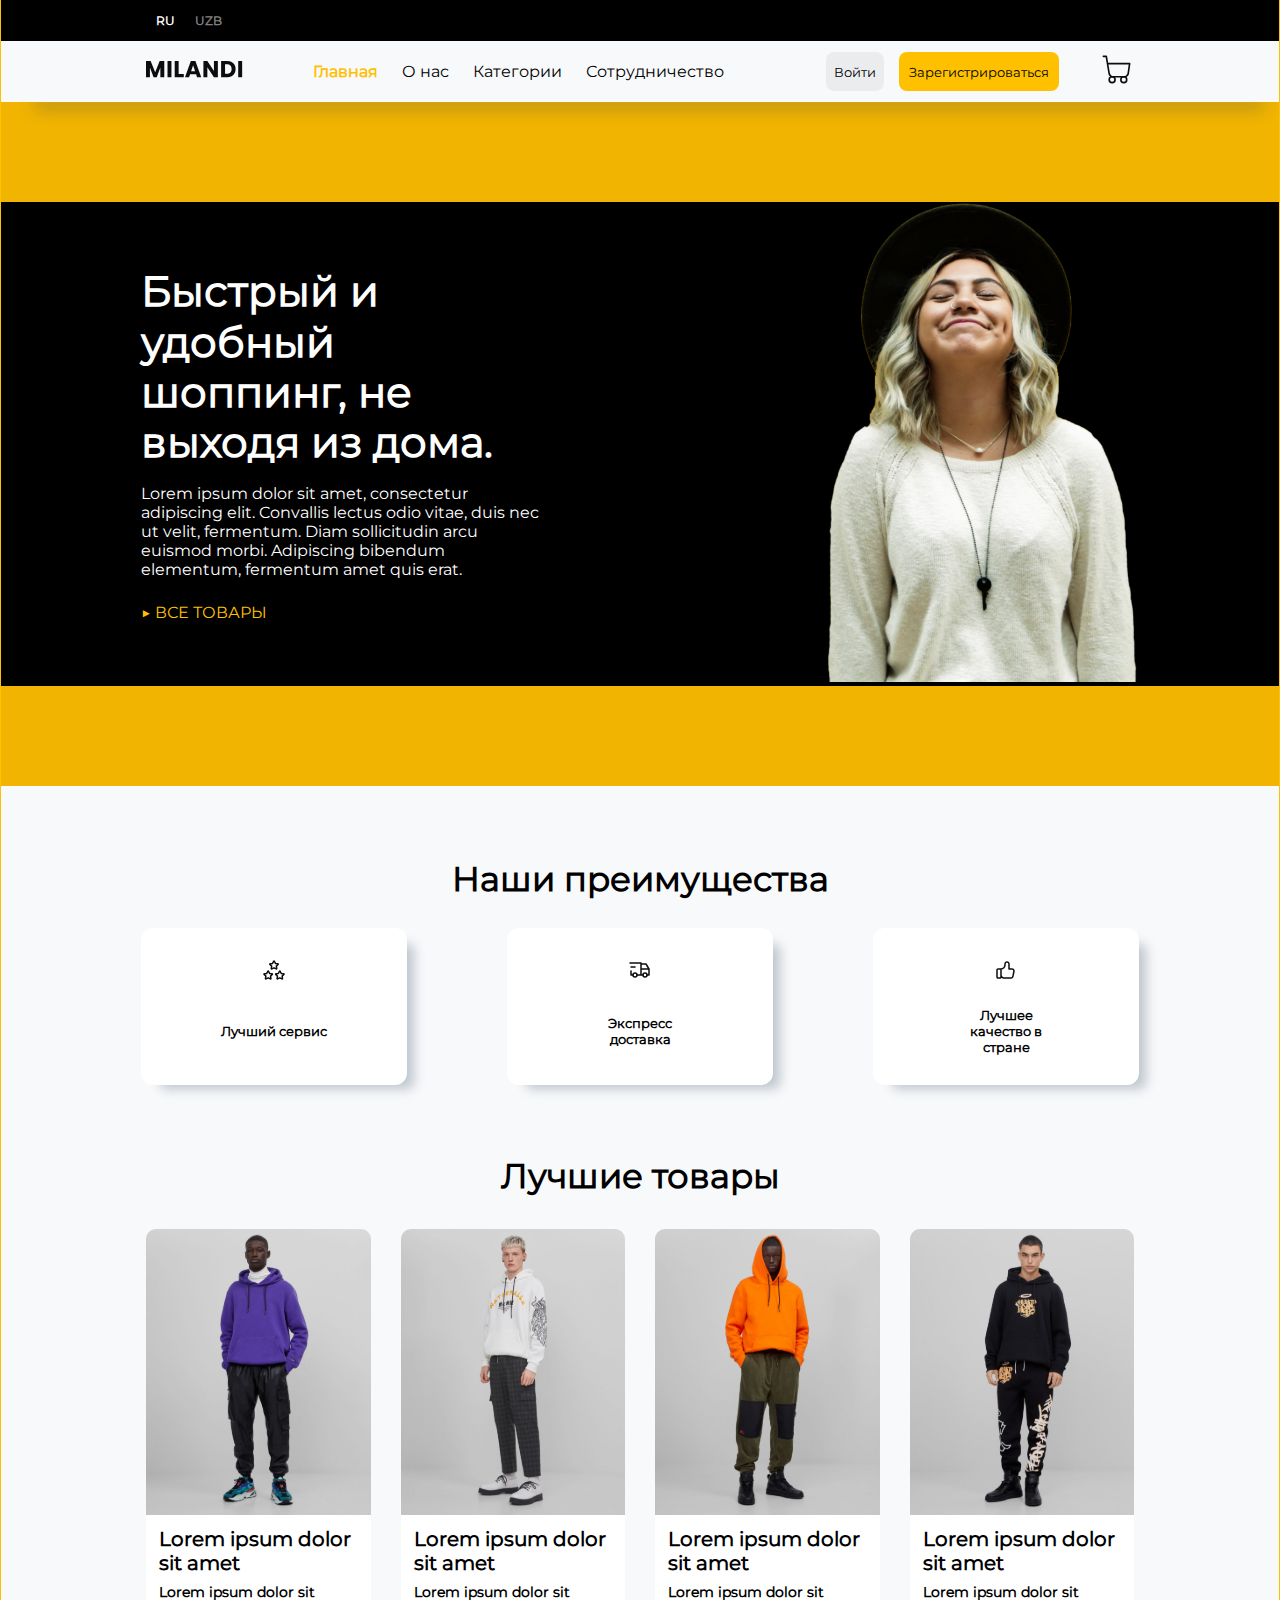
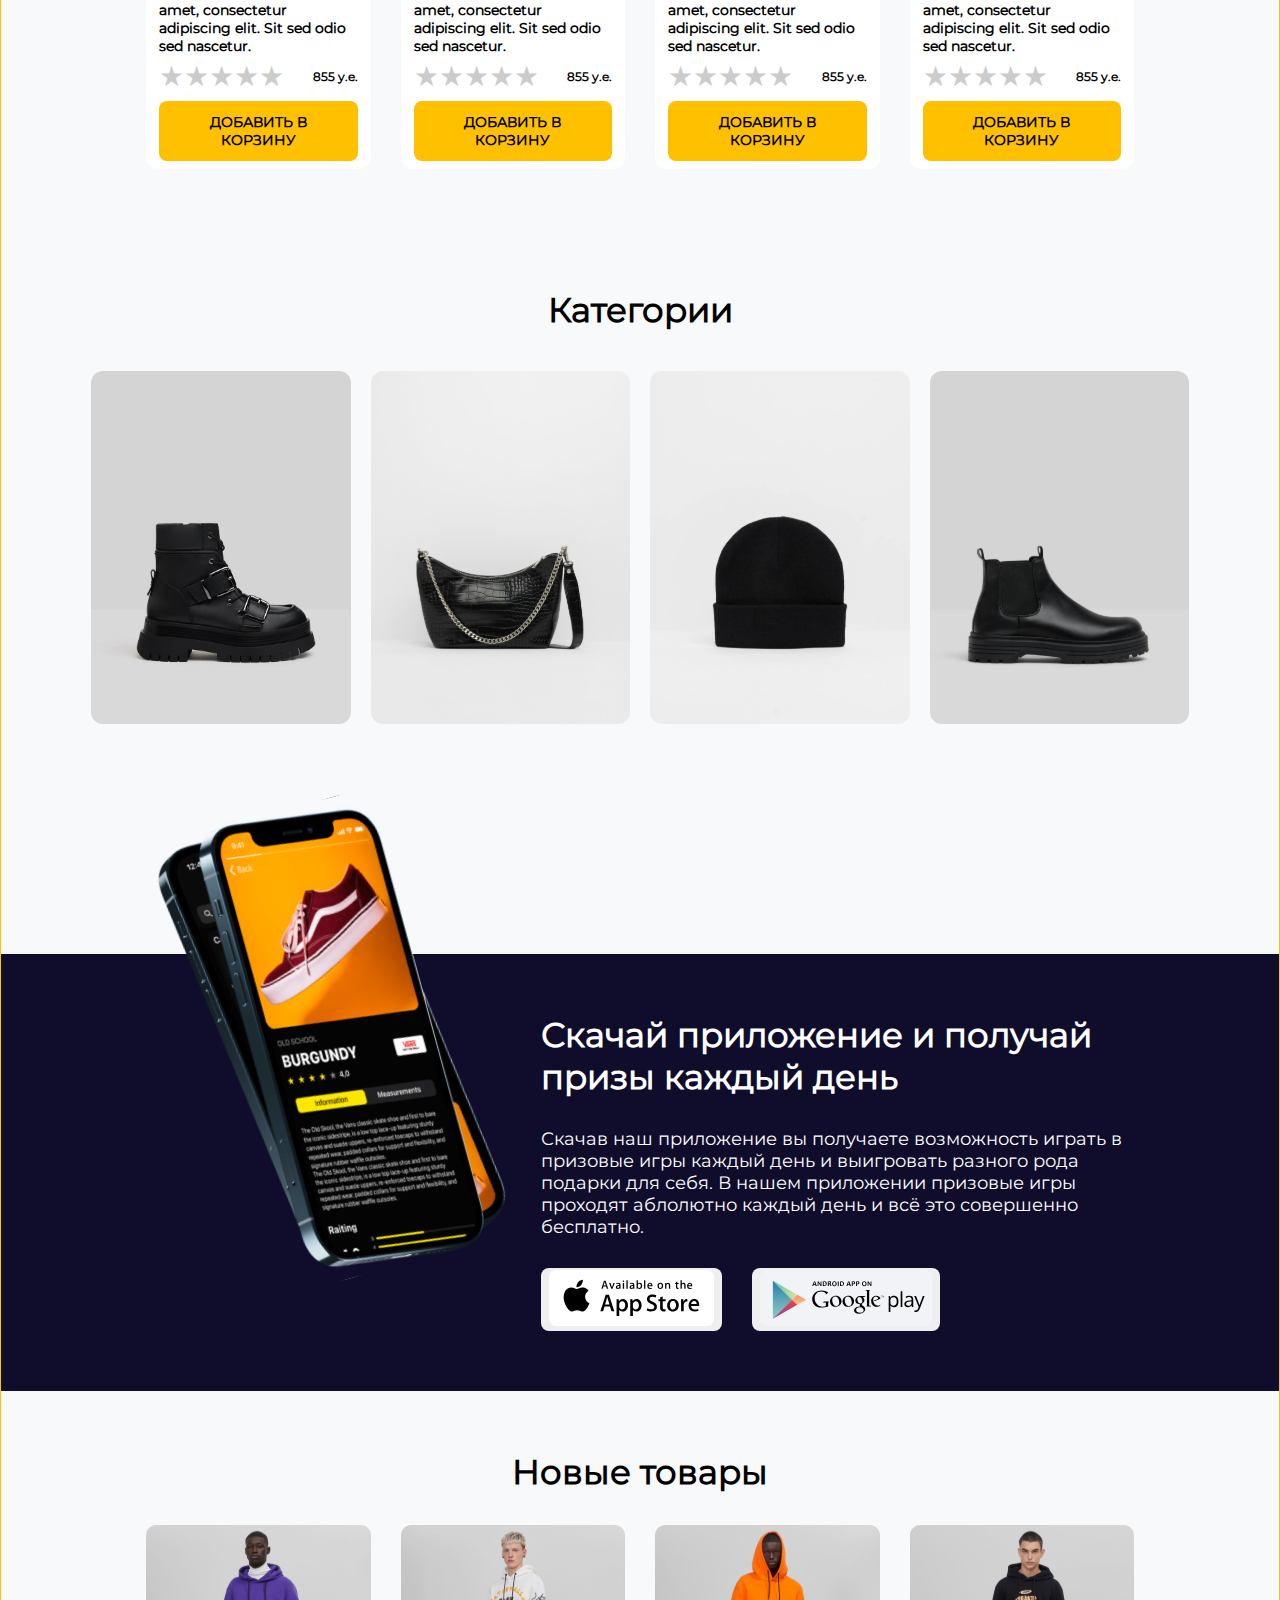
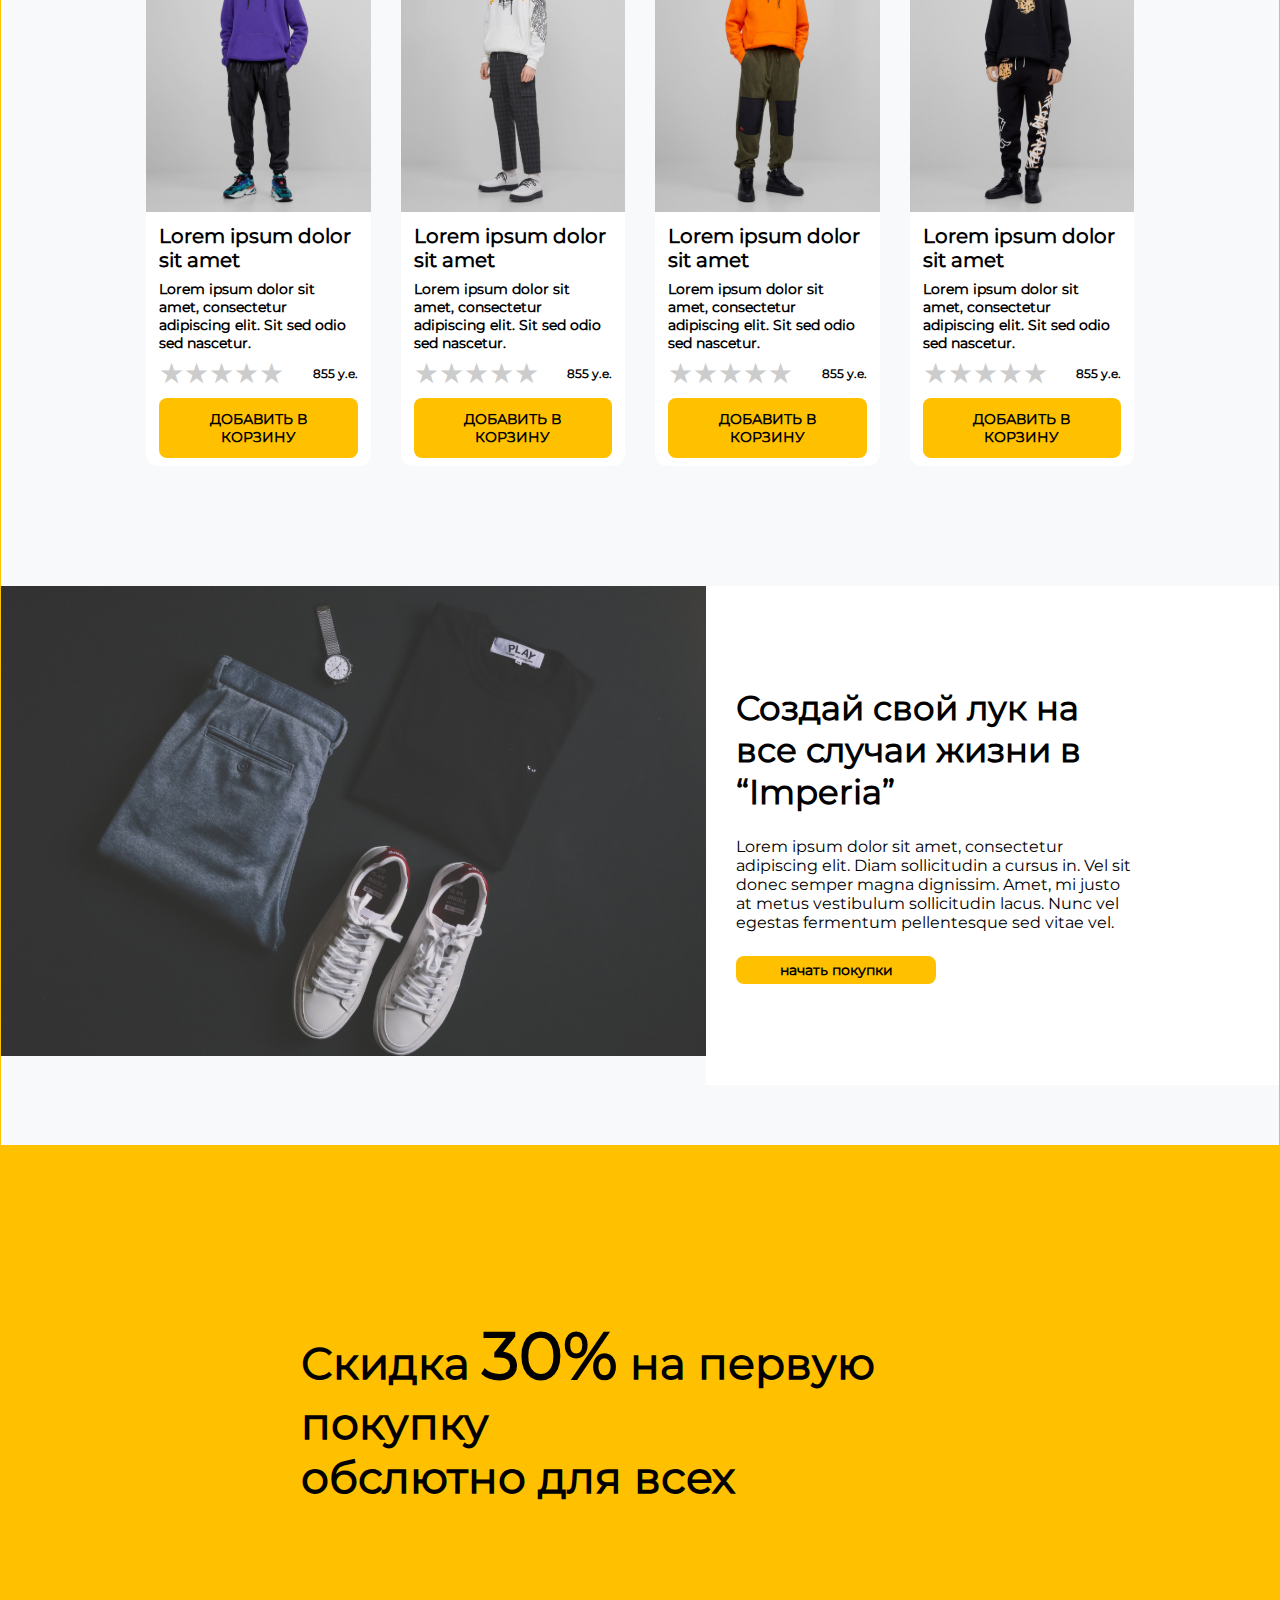
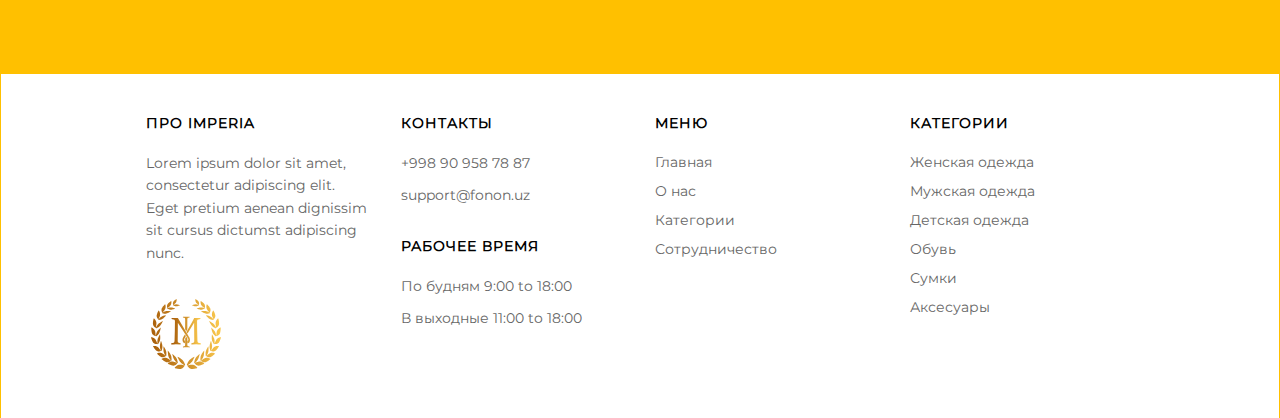
<file: index.html>
<!doctype html>
<html lang="en">

<head>
  <meta charset="UTF-8" />
  <meta name="viewport" content="width=device-width, initial-scale=1.0" />
  <link rel="stylesheet" href="./scss/main.css" />
  <link rel="shortcut icon" href="./images/logo.svg" type="image/x-icon" />
  <link rel="stylesheet" href="https://cdn.jsdelivr.net/npm/swiper@11/swiper-bundle.min.css" />
  <title>Milandi</title>
</head>

<body style="background: rgb(238, 238, 238);">
  <header>
    <div class="header-bottom"></div>
    <div class="container">
      <div class="lang-btns">
        <div class="lang-switcher">
          <button class="lang-switcher__btn active" onclick="changeLang(this)">
            RU
          </button>
          <button class="lang-switcher__btn" onclick="changeLang(this)">
            UZB
          </button>
        </div>
      </div>

      <nav id="nav">
        <div class="nav__left">
          <div class="menu" onclick="myFunction(this)">
            <div class="bar1"></div>
            <div class="bar2"></div>
            <div class="bar3"></div>
          </div>

          <div class="res__menu" id="mobileMenu">
            <div class="res__functions">
              <a href="./index.html" class="active">Главная</a>
              <a href="./pages/about-us.html">О нас</a>
              <a href="./pages/categories.html">Категории</a>
              <a href="#">Сотрудничество</a>
            </div>
            <div class="res__btns">
              <button class="sing-in">Регистрация</button>
              <button class="log-in">Вход</button>
            </div>
          </div>

          <div class="logos">
            <a href="./index.html"><img src="./images/logo.svg" alt="logo" class="logo"></a>
            <a href="./index.html"><img src="./images/logo-name.svg" alt="logo-name" class="logo-name" /></a>
          </div>

          <div class="functions">
            <a href="./index.html" class="functions__link active">Главная</a>
            <a href="./pages/about-us.html" class="functions__link">О нас</a>
            <a href="./pages/categories.html" class="functions__link">Категории</a>
            <a href="#" class="functions__link">Сотрудничество</a>
          </div>
        </div>

        <div class="nav__right">
          <div class="nav__btns">
            <button class="log-in">Войти</button>
            <button class="sing-in">Зарегистрироваться</button>
          </div>
          <a href="./pages/add-shop.html" class="cart-wrapper">
            <img src="./images/shop-icon.svg" alt="Savat" class="cart-icon" />
            <span class="cart-badge">0</span>
          </a>
        </div>
      </nav>
  </header>

  <main>
    <div class="container">
      <div class="swiper mySwiper">
        <div class="swiper-wrapper">
          <div class="swiper-slide slide-bg">
            <div class="slide-container">
              <div class="content">
                <h1 class="animate-title">Быстрый и удобный шоппинг, не
                  выходя из дома.</h1>
                <p class="animate-desc">Lorem ipsum dolor sit amet,
                  consectetur adipiscing elit. Convallis lectus odio
                  vitae, duis nec ut velit, fermentum. Diam sollicitudin
                  arcu euismod morbi. Adipiscing bibendum
                  elementum, fermentum amet quis erat.</p>
                <a href="#" class="btn-more">▶ ВСЕ ТОВАРЫ</a>
              </div>
              <div class="image-box">
                <img src="./images/girl-carousel.svg" class="animate-img" alt="Model 1">
              </div>
            </div>
          </div>

          <div class="swiper-slide slide-bg">
            <div class="slide-container">
              <div class="content">
                <h1 class="animate-title">Быстрый и удобный шоппинг, не
                  выходя из дома.</h1>
                <p class="animate-desc">Lorem ipsum dolor sit amet,
                  consectetur adipiscing elit. Convallis lectus odio
                  vitae, duis nec ut velit, fermentum. Diam sollicitudin
                  arcu euismod morbi. Adipiscing bibendum
                  elementum, fermentum amet quis erat.</p>
                <a href="#" class="btn-more">▶ ВСЕ ТОВАРЫ</a>
              </div>
              <div class="image-box">
                <img src="./images/girl-carousel.svg" class="animate-img" alt="Model 2">
              </div>
            </div>

          </div>

        </div>
        <div class="swiper-pagination"></div>
      </div>

      <div class="services">
        <h1 class="service__intro">Наши преимущества</h1>
        <div class="services__card">
          <button class="service__box-1">
            <img src="./images/ic_stars.svg" alt="ic_stars">
            <h4>Лучший сервис</h4>
          </button>
          <button class="service__box-2">
            <img src="./images/ic_truck.svg" alt="ic_truck">
            <h4>Экспресс доставка </h4>
          </button>
          <button class="service__box-3">
            <img src="./images/ic_like.svg" alt="ic_like">
            <h4>Лучшее качество в стране</h4>
          </button>
        </div>
      </div>

      <div class="products">
        <h1>Лучшие товары</h1>
        <div class="product__cards">
          <a href="./pages/product-page.html" class="best__product__card">
            <img src="./images/product-img-1.svg" alt="product-img-1">
            <div class="product__info">
              <h3>Lorem ipsum dolor sit amet</h3>
              <h4>Lorem ipsum dolor sit amet, consectetur adipiscing elit. Sit sed odio sed nascetur.</h4>
              <div class="product__mark">
                <div class="rating">
                  <input value="5" name="rating" id="star5" type="radio">
                  <label for="star5"></label>
                  <input value="4" name="rating" id="star4" type="radio">
                  <label for="star4"></label>
                  <input value="3" name="rating" id="star3" type="radio">
                  <label for="star3"></label>
                  <input value="2" name="rating" id="star2" type="radio">
                  <label for="star2"></label>
                  <input value="1" name="rating" id="star1" type="radio">
                  <label for="star1"></label>
                </div>
                <div class="product__how__much">
                  <h6>855 у.е.</h6>
                </div>
              </div>
              <div class="card__action">
                <button type="button" class="add__shop">Добавить в корзину</button>
                <div class="counter__control" style="display: none;">
                  <button type="button" class="minus">-</button>
                  <span class="count">1</span>
                  <button type="button" class="plus">+</button>
                </div>
              </div>
            </div>
          </a>
          <a href="./pages/product-page.html" class="best__product__card">
            <img src="./images/product-img-2.svg" alt="product-img-1">
            <div class="product__info">
              <h3>Lorem ipsum dolor sit amet</h3>
              <h4>Lorem ipsum dolor sit amet, consectetur adipiscing elit. Sit sed odio sed nascetur.</h4>
              <div class="product__mark">
                <div class="rating">
                  <input value="5" name="rating" id="star5" type="radio">
                  <label for="star5"></label>
                  <input value="4" name="rating" id="star4" type="radio">
                  <label for="star4"></label>
                  <input value="3" name="rating" id="star3" type="radio">
                  <label for="star3"></label>
                  <input value="2" name="rating" id="star2" type="radio">
                  <label for="star2"></label>
                  <input value="1" name="rating" id="star1" type="radio">
                  <label for="star1"></label>
                </div>
                <div class="product__how__much">
                  <h6>855 у.е.</h6>
                </div>
              </div>
              <div class="card__action">
                <button type="button" class="add__shop">Добавить в корзину</button>
                <div class="counter__control" style="display: none;">
                  <button type="button" class="minus">-</button>
                  <span class="count">1</span>
                  <button type="button" class="plus">+</button>
                </div>
              </div>
            </div>
          </a>
          <a href="./pages/product-page.html" class="best__product__card">
            <img src="./images/product-img-3svg.svg" alt="product-img-1">
            <div class="product__info">
              <h3>Lorem ipsum dolor sit amet</h3>
              <h4>Lorem ipsum dolor sit amet, consectetur adipiscing elit. Sit sed odio sed nascetur.</h4>
              <div class="product__mark">
                <div class="rating">
                  <input value="5" name="rating" id="star5" type="radio">
                  <label for="star5"></label>
                  <input value="4" name="rating" id="star4" type="radio">
                  <label for="star4"></label>
                  <input value="3" name="rating" id="star3" type="radio">
                  <label for="star3"></label>
                  <input value="2" name="rating" id="star2" type="radio">
                  <label for="star2"></label>
                  <input value="1" name="rating" id="star1" type="radio">
                  <label for="star1"></label>
                </div>
                <div class="product__how__much">
                  <h6>855 у.е.</h6>
                </div>
              </div>
              <div class="card__action">
                <button type="button" class="add__shop">Добавить в корзину</button>
                <div class="counter__control" style="display: none;">
                  <button type="button" class="minus">-</button>
                  <span class="count">1</span>
                  <button type="button" class="plus">+</button>
                </div>
              </div>
            </div>
          </a>
          <a href="./pages/product-page.html" class="best__product__card">
            <img src="./images/product-img-4svg.svg" alt="product-img-1">
            <div class="product__info">
              <h3>Lorem ipsum dolor sit amet</h3>
              <h4>Lorem ipsum dolor sit amet, consectetur adipiscing elit. Sit sed odio sed nascetur.</h4>
              <div class="product__mark">
                <div class="rating">
                  <input value="5" name="rating" id="star5" type="radio">
                  <label for="star5"></label>
                  <input value="4" name="rating" id="star4" type="radio">
                  <label for="star4"></label>
                  <input value="3" name="rating" id="star3" type="radio">
                  <label for="star3"></label>
                  <input value="2" name="rating" id="star2" type="radio">
                  <label for="star2"></label>
                  <input value="1" name="rating" id="star1" type="radio">
                  <label for="star1"></label>
                </div>
                <div class="product__how__much">
                  <h6>855 у.е.</h6>
                </div>
              </div>
              <div class="card__action">
                <button type="button" class="add__shop">Добавить в корзину</button>
                <div class="counter__control" style="display: none;">
                  <button type="button" class="minus">-</button>
                  <span class="count">1</span>
                  <button type="button" class="plus">+</button>
                </div>
              </div>
            </div>
          </a>
        </div>
      </div>

      <div class="categories">
        <h1>Категории</h1>
        <div class="categorie__products">
          <a href="./pages/categories.html" class="card">
            <div class="card-image">
              <img src="./images/categories-img-1.jpg" alt="Ayollar poyabzali">
            </div>
            <div class="card-overlay">
              <h2 class="card-title">Женская обувь</h2>
            </div>
          </a>
          <a href="./pages/categories.html" class="card">
            <div class="card-image">
              <img src="./images/categories-img-2.svg" alt="Ayollar poyabzali">
            </div>
            <div class="card-overlay">
              <h2 class="card-title">Женская сумка</h2>
            </div>
          </a>
          <a href="./pages/categories.html" class="card">
            <div class="card-image">
              <img src="./images/categories-img-3.svg" alt="Ayollar poyabzali">
            </div>
            <div class="card-overlay">
              <h2 class="card-title">Муржской шапка</h2>
            </div>
          </a>
          <a href="./pages/categories.html" class="card">
            <div class="card-image">
              <img src="./images/categories-img-4.svg" alt="Ayollar poyabzali">
            </div>
            <div class="card-overlay">
              <h2 class="card-title">Муржской обувь</h2>
            </div>
          </a>
        </div>
      </div>

      <div class="ad">
        <div class="add__img">
          <img src="./images/phone-app.svg" alt="phone-app">
        </div>
        <div class="add__info">
          <h1>Скачай приложение и получай призы каждый день</h1>
          <p>Скачав наш приложение вы получаете возможность играть в
            призовые игры каждый день и выигровать разного рода
            подарки для себя.
            В нашем приложении призовые игры проходят аблолютно каждый день
            и всё это совершенно бесплатно.</p>
          <div class="ad__btns">
            <button><img src="./images/app-store.svg" alt="app-store"></button>
            <button><img src="./images/google-play.svg" alt="google-play"></button>
          </div>
        </div>
      </div>

      <div class="products">
        <h1>Новые товары</h1>
        <div class="product__cards">
          <a href="./pages/product-page.html" class="best__product__card">
            <img src="./images/product-img-1.svg" alt="product-img-1">
            <div class="product__info">
              <h3>Lorem ipsum dolor sit amet</h3>
              <h4>Lorem ipsum dolor sit amet, consectetur adipiscing elit. Sit sed odio sed nascetur.</h4>
              <div class="product__mark">
                <div class="rating">
                  <input value="5" name="rating" id="star5" type="radio">
                  <label for="star5"></label>
                  <input value="4" name="rating" id="star4" type="radio">
                  <label for="star4"></label>
                  <input value="3" name="rating" id="star3" type="radio">
                  <label for="star3"></label>
                  <input value="2" name="rating" id="star2" type="radio">
                  <label for="star2"></label>
                  <input value="1" name="rating" id="star1" type="radio">
                  <label for="star1"></label>
                </div>
                <div class="product__how__much">
                  <h6>855 у.е.</h6>
                </div>
              </div>
              <div class="card__action">
                <button type="button" class="add__shop">Добавить в корзину</button>
                <div class="counter__control" style="display: none;">
                  <button type="button" class="minus">-</button>
                  <span class="count">1</span>
                  <button type="button" class="plus">+</button>
                </div>
              </div>
            </div>
          </a>
          <a href="./pages/product-page.html" class="best__product__card">
            <img src="./images/product-img-2.svg" alt="product-img-1">
            <div class="product__info">
              <h3>Lorem ipsum dolor sit amet</h3>
              <h4>Lorem ipsum dolor sit amet, consectetur adipiscing elit. Sit sed odio sed nascetur.</h4>
              <div class="product__mark">
                <div class="rating">
                  <input value="5" name="rating" id="star5" type="radio">
                  <label for="star5"></label>
                  <input value="4" name="rating" id="star4" type="radio">
                  <label for="star4"></label>
                  <input value="3" name="rating" id="star3" type="radio">
                  <label for="star3"></label>
                  <input value="2" name="rating" id="star2" type="radio">
                  <label for="star2"></label>
                  <input value="1" name="rating" id="star1" type="radio">
                  <label for="star1"></label>
                </div>
                <div class="product__how__much">
                  <h6>855 у.е.</h6>
                </div>
              </div>
              <div class="card__action">
                <button type="button" class="add__shop">Добавить в корзину</button>
                <div class="counter__control" style="display: none;">
                  <button type="button" class="minus">-</button>
                  <span class="count">1</span>
                  <button type="button" class="plus">+</button>
                </div>
              </div>
            </div>
          </a>
          <a href="./pages/product-page.html" class="best__product__card">
            <img src="./images/product-img-3svg.svg" alt="product-img-1">
            <div class="product__info">
              <h3>Lorem ipsum dolor sit amet</h3>
              <h4>Lorem ipsum dolor sit amet, consectetur adipiscing elit. Sit sed odio sed nascetur.</h4>
              <div class="product__mark">
                <div class="rating">
                  <input value="5" name="rating" id="star5" type="radio">
                  <label for="star5"></label>
                  <input value="4" name="rating" id="star4" type="radio">
                  <label for="star4"></label>
                  <input value="3" name="rating" id="star3" type="radio">
                  <label for="star3"></label>
                  <input value="2" name="rating" id="star2" type="radio">
                  <label for="star2"></label>
                  <input value="1" name="rating" id="star1" type="radio">
                  <label for="star1"></label>
                </div>
                <div class="product__how__much">
                  <h6>855 у.е.</h6>
                </div>
              </div>
              <div class="card__action">
                <button type="button" class="add__shop">Добавить в корзину</button>
                <div class="counter__control" style="display: none;">
                  <button type="button" class="minus">-</button>
                  <span class="count">1</span>
                  <button type="button" class="plus">+</button>
                </div>
              </div>
            </div>
          </a>
          <a href="./pages/product-page.html" class="best__product__card">
            <img src="./images/product-img-4svg.svg" alt="product-img-1">
            <div class="product__info">
              <h3>Lorem ipsum dolor sit amet</h3>
              <h4>Lorem ipsum dolor sit amet, consectetur adipiscing elit. Sit sed odio sed nascetur.</h4>
              <div class="product__mark">
                <div class="rating">
                  <input value="5" name="rating" id="star5" type="radio">
                  <label for="star5"></label>
                  <input value="4" name="rating" id="star4" type="radio">
                  <label for="star4"></label>
                  <input value="3" name="rating" id="star3" type="radio">
                  <label for="star3"></label>
                  <input value="2" name="rating" id="star2" type="radio">
                  <label for="star2"></label>
                  <input value="1" name="rating" id="star1" type="radio">
                  <label for="star1"></label>
                </div>
                <div class="product__how__much">
                  <h6>855 у.е.</h6>
                </div>
              </div>
              <div class="card__action">
                <button type="button" class="add__shop">Добавить в корзину</button>
                <div class="counter__control" style="display: none;">
                  <button type="button" class="minus">-</button>
                  <span class="count">1</span>
                  <button type="button" class="plus">+</button>
                </div>
              </div>
            </div>
          </a>
        </div>
      </div>

      <div class="clothes">
        <div class="clothes__img">
          <img src="./images/clothes.svg" alt="clothes">
        </div>
        <div class="clothes__info">
          <h1>Создай свой лук на все случаи жизни в “Imperia”</h1>
          <p>Lorem ipsum dolor sit amet, consectetur adipiscing elit. Diam
            sollicitudin a cursus in. Vel sit donec
            semper magna dignissim. Amet, mi justo at metus vestibulum
            sollicitudin lacus. Nunc vel egestas fermentum
            pellentesque sed vitae vel.</p>
          <button>
            <a href="#">начать покупки</a>
          </button>
        </div>
      </div>

      <div class="discount">
        <p>Скидка <span>30%</span> на первую покупку<br> обслютно для
          всех</p>
      </div>
    </div>
  </main>

  <footer class="container">
    <div class="footer-container">
      <div class="footer-column">
        <h3>ПРО IMPERIA</h3>
        <p>Lorem ipsum dolor sit amet, consectetur adipiscing elit. Eget
          pretium aenean dignissim sit cursus dictumst
          adipiscing nunc.</p>
        <div class="logo">
          <img src="./images/logo.svg" alt="Imperia Logo">
        </div>
      </div>

      <div class="footer-column">
        <h3>КОНТАКТЫ</h3>
        <p>+998 90 958 78 87</p>
        <p>support@fonon.uz</p>

        <h3 class="work-time-title">РАБОЧЕЕ ВРЕМЯ</h3>
        <p>По будням 9:00 to 18:00</p>
        <p>В выходные 11:00 to 18:00</p>
      </div>

      <div class="footer-column">
        <h3>МЕНЮ</h3>
        <ul>
          <li><a href="./index.html">Главная</a></li>
          <li><a href="./pages/about-us.html">О нас</a></li>
          <li><a href="./pages/categories.html">Категории</a></li>
          <li><a href="#">Сотрудничество</a></li>
        </ul>
      </div>

      <div class="footer-column">
        <h3>КАТЕГОРИИ</h3>
        <ul>
          <li><a href="#">Женская одежда</a></li>
          <li><a href="#">Мужская одежда</a></li>
          <li><a href="#">Детская одежда</a></li>
          <li><a href="#">Обувь</a></li>
          <li><a href="#">Сумки</a></li>
          <li><a href="#">Аксесуары</a></li>
        </ul>
      </div>
    </div>
  </footer>

  <script src="https://cdn.jsdelivr.net/npm/swiper@11/swiper-bundle.min.js"></script>
  <script src="./js/main.js"></script>
</body>

</html>
</file>
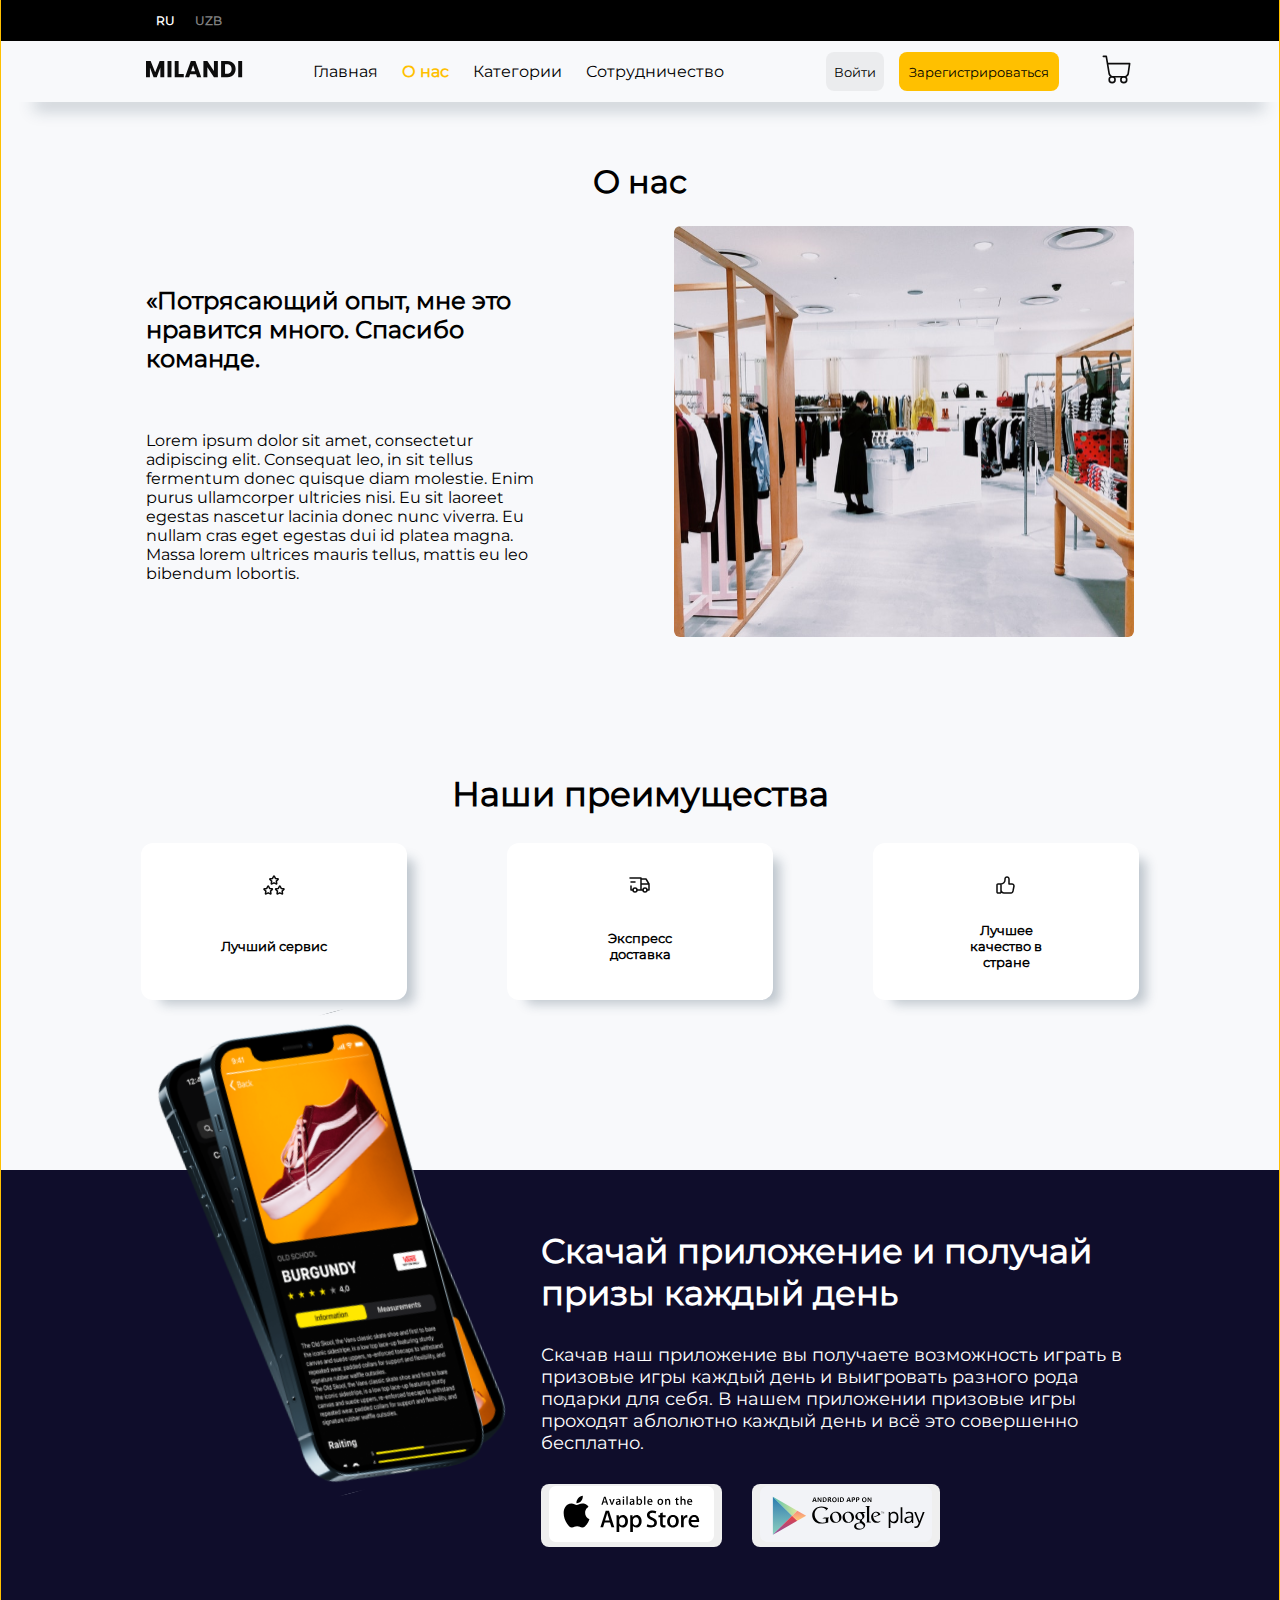
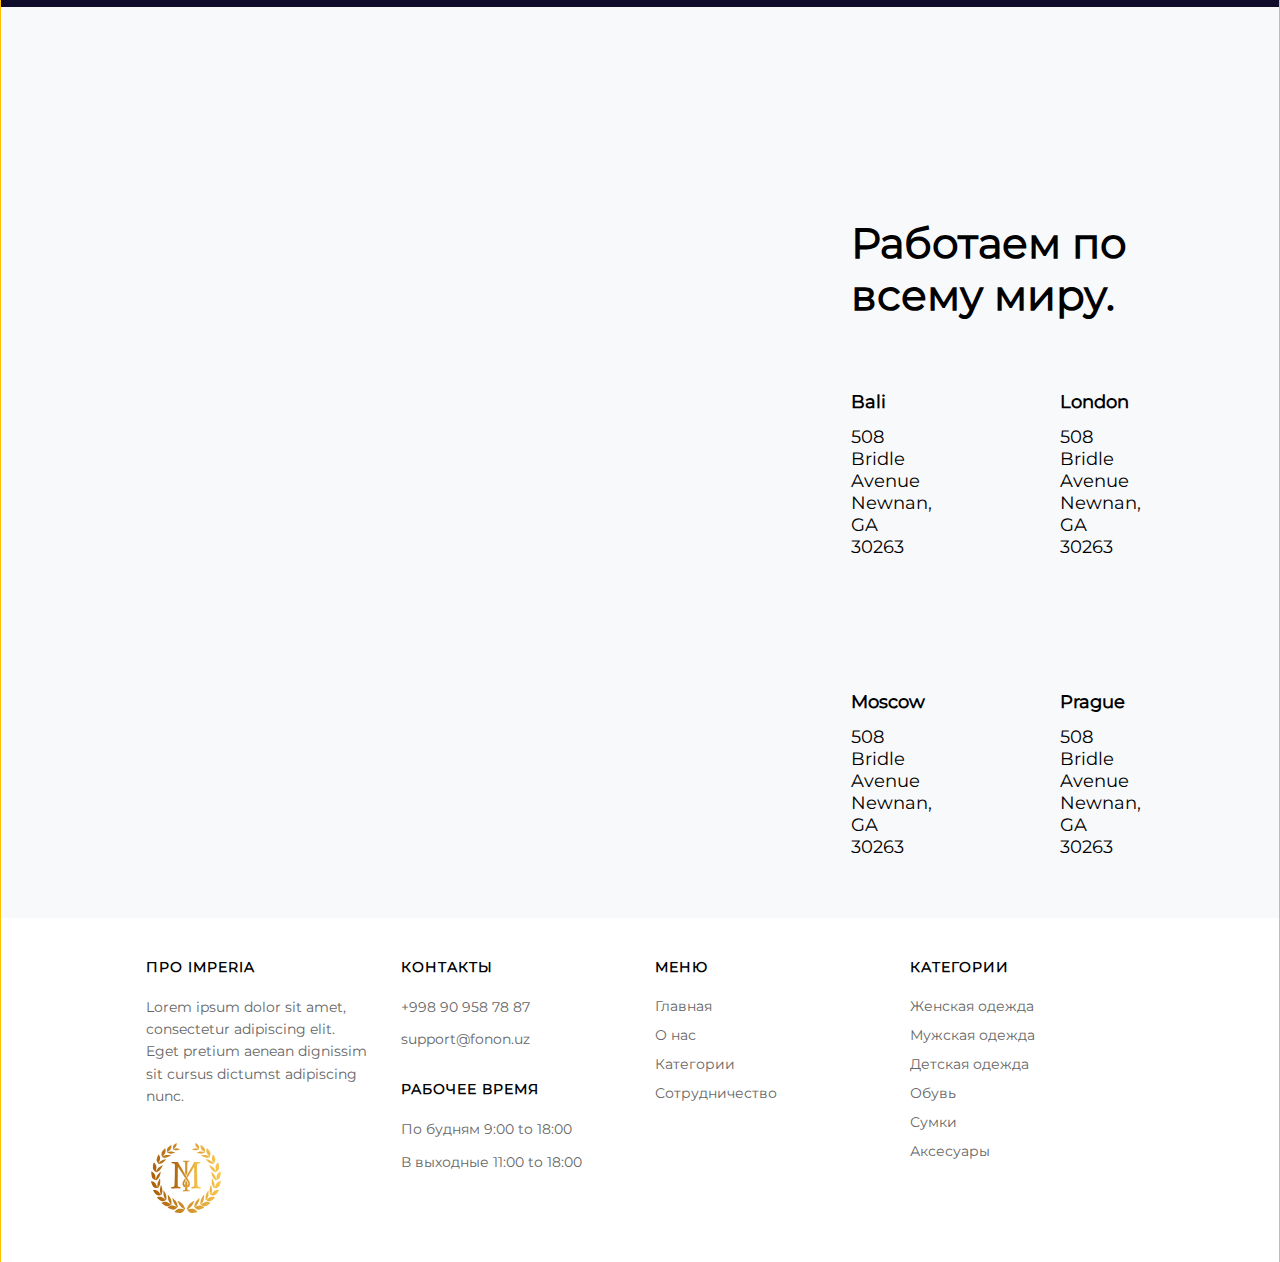
<file: pages/about-us.html>
<!DOCTYPE html>
<html lang="en">

<head>
    <meta charset="UTF-8">
    <meta name="viewport" content="width=device-width, initial-scale=1.0">
    <link rel="stylesheet" href="../scss/main.css">
    <link rel="shortcut icon" href="../images/logo.svg" type="image/x-icon">
    <title>about-us</title>
</head>

<body>
    <header>
        <div class="header-bottom"></div>
        <div class="container">
            <div class="lang-btns">
                <div class="lang-switcher">
                    <button class="lang-switcher__btn active" onclick="changeLang(this)">
                        RU
                    </button>
                    <button class="lang-switcher__btn" onclick="changeLang(this)">
                        UZB
                    </button>
                </div>
            </div>

            <nav id="nav">
                <div class="nav__left">
                    <div class="menu" onclick="myFunction(this)">
                        <div class="bar1"></div>
                        <div class="bar2"></div>
                        <div class="bar3"></div>
                    </div>

                    <div class="res__menu" id="mobileMenu">
                        <div class="res__functions">
                            <a href="../index.html">Главная</a>
                            <a href="./about-us.html" class="active">О
                                нас</a>
                            <a href="./categories.html">Категории</a>
                            <a href="#">Сотрудничество</a>
                        </div>
                        <div class="res__btns">
                            <button class="sing-in">Регистрация</button>
                            <button class="log-in">Вход</button>
                        </div>
                    </div>

                    <div class="logos">
                        <a href="../index.html"><img src="../images/logo.svg" alt="logo" class="logo"></a>
                        <a href="../index.html"><img src="../images/logo-name.svg" alt="logo-name"
                                class="logo-name" /></a>
                    </div>

                    <div class="functions">
                        <a href="../index.html" class="functions__link">Главная</a>
                        <a href="./about-us.html" class="functions__link active">О
                            нас</a>
                        <a href="./categories.html" class="functions__link">Категории</a>
                        <a href="#" class="functions__link">Сотрудничество</a>
                    </div>
                </div>

                <div class="nav__right">
                    <div class="nav__btns">
                        <button class="log-in">Войти</button>
                        <button class="sing-in">Зарегистрироваться</button>
                    </div>
                    <a href="./add-shop.html" class="cart-wrapper">
                        <img src="../images/shop-icon.svg" alt="Savat" class="cart-icon" />
                        <span class="cart-badge">0</span>
                    </a>
                </div>
            </nav>
    </header>

    <main>
        <div class="container">
            <div class="about-us">
                <h1>О нас</h1>
                <div class="about__us__info">
                    <div class="us__info">
                        <h3>«Потрясающий опыт, мне это нравится
                            много. Спасибо команде.</h3>
                        <p>Lorem ipsum dolor sit amet, consectetur
                            adipiscing elit. Consequat leo, in sit
                            tellus
                            fermentum
                            donec quisque diam molestie. Enim purus
                            ullamcorper ultricies nisi. Eu sit laoreet
                            egestas
                            nascetur lacinia donec nunc viverra. Eu
                            nullam cras eget egestas dui id platea
                            magna. Massa
                            lorem ultrices mauris tellus, mattis eu leo
                            bibendum lobortis. </p>
                    </div>
                    <div class="us__img">
                        <img src="../images/about-us-foto.svg" alt="about-us-foto">
                    </div>
                </div>
            </div>

            <div class="services">
                <h1 class="service__intro">Наши преимущества</h1>
                <div class="services__card">
                    <button class="service__box-1">
                        <img src="../images/ic_stars.svg" alt="ic_stars">
                        <h4>Лучший сервис</h4>
                    </button>
                    <button class="service__box-2">
                        <img src="../images/ic_truck.svg" alt="ic_truck">
                        <h4>Экспресс доставка </h4>
                    </button>
                    <button class="service__box-3">
                        <img src="../images/ic_like.svg" alt="ic_like">
                        <h4>Лучшее качество в стране</h4>
                    </button>
                </div>
            </div>

            <div class="ad">
                <div class="add__img">
                    <img src="../images/phone-app.svg" alt="phone-app">
                </div>
                <div class="add__info">
                    <h1>Скачай приложение и получай призы каждый
                        день</h1>
                    <p>Скачав наш приложение вы получаете возможность
                        играть в
                        призовые игры каждый день и выигровать разного
                        рода
                        подарки для себя.
                        В нашем приложении призовые игры проходят
                        аблолютно каждый день
                        и всё это совершенно бесплатно.</p>
                    <div class="ad__btns">
                        <button><img src="../images/app-store.svg" alt="app-store"></button>
                        <button><img src="../images/google-play.svg" alt="google-play"></button>
                    </div>
                </div>
            </div>

            <div class="work-time">
                <div class="location">
                    <iframe
                        src="https://www.google.com/maps/embed?pb=!1m18!1m12!1m3!1d6663.831775888336!2d-84.80533115226598!3d33.37326189999999!2m3!1f0!2f0!3f0!3m2!1i1024!2i768!4f13.1!3m3!1m2!1s0x88f4c85f4701bbaf%3A0xf2fcd3575d566dea!2s15%20Perry%20Street!5e0!3m2!1sru!2s!4v1769701453133!5m2!1sru!2s"
                        width="705px" height="600px" style="border:0;" allowfullscreen="" loading="lazy"
                        referrerpolicy="no-referrer-when-downgrade">
                    </iframe>
                </div>

                <div class="working__time">
                    <h1>Работаем по всему миру.</h1>
                    <div class="branches">
                        <span class="branch__name">
                            <h4>Bali</h4>
                            <p>508 Bridle Avenue Newnan, GA 30263</p>
                        </span>
                        <span class="branch__name">
                            <h4>London</h4>
                            <p>508 Bridle Avenue Newnan, GA 30263</p>
                        </span>
                        <span class="branch__name">
                            <h4>Moscow</h4>
                            <p>508 Bridle Avenue Newnan, GA 30263</p>
                        </span>
                        <span class="branch__name">
                            <h4>Prague</h4>
                            <p>508 Bridle Avenue Newnan, GA 30263</p>
                        </span>
                    </div>
                </div>
            </div>
        </div>
    </main>

    <footer class="container">
        <div class="footer-container">
            <div class="footer-column">
                <h3>ПРО IMPERIA</h3>
                <p>Lorem ipsum dolor sit amet, consectetur adipiscing
                    elit. Eget
                    pretium aenean dignissim sit cursus dictumst
                    adipiscing nunc.</p>
                <div class="logo">
                    <img src="../images/logo.svg" alt="Imperia Logo">
                </div>
            </div>

            <div class="footer-column">
                <h3>КОНТАКТЫ</h3>
                <p>+998 90 958 78 87</p>
                <p>support@fonon.uz</p>

                <h3 class="work-time-title">РАБОЧЕЕ ВРЕМЯ</h3>
                <p>По будням 9:00 to 18:00</p>
                <p>В выходные 11:00 to 18:00</p>
            </div>

            <div class="footer-column">
                <h3>МЕНЮ</h3>
                <ul>
                    <li><a href="../index.html">Главная</a></li>
                    <li><a href="../pages/about-us.html">О нас</a></li>
                    <li><a href="./categories.html">Категории</a></li>
                    <li><a href="#">Сотрудничество</a></li>
                </ul>
            </div>

            <div class="footer-column">
                <h3>КАТЕГОРИИ</h3>
                <ul>
                    <li><a href="#">Женская одежда</a></li>
                    <li><a href="#">Мужская одежда</a></li>
                    <li><a href="#">Детская одежда</a></li>
                    <li><a href="#">Обувь</a></li>
                    <li><a href="#">Сумки</a></li>
                    <li><a href="#">Аксесуары</a></li>
                </ul>
            </div>
        </div>
    </footer>
</body>
<script src="../js/main.js"></script>

</html>
</file>
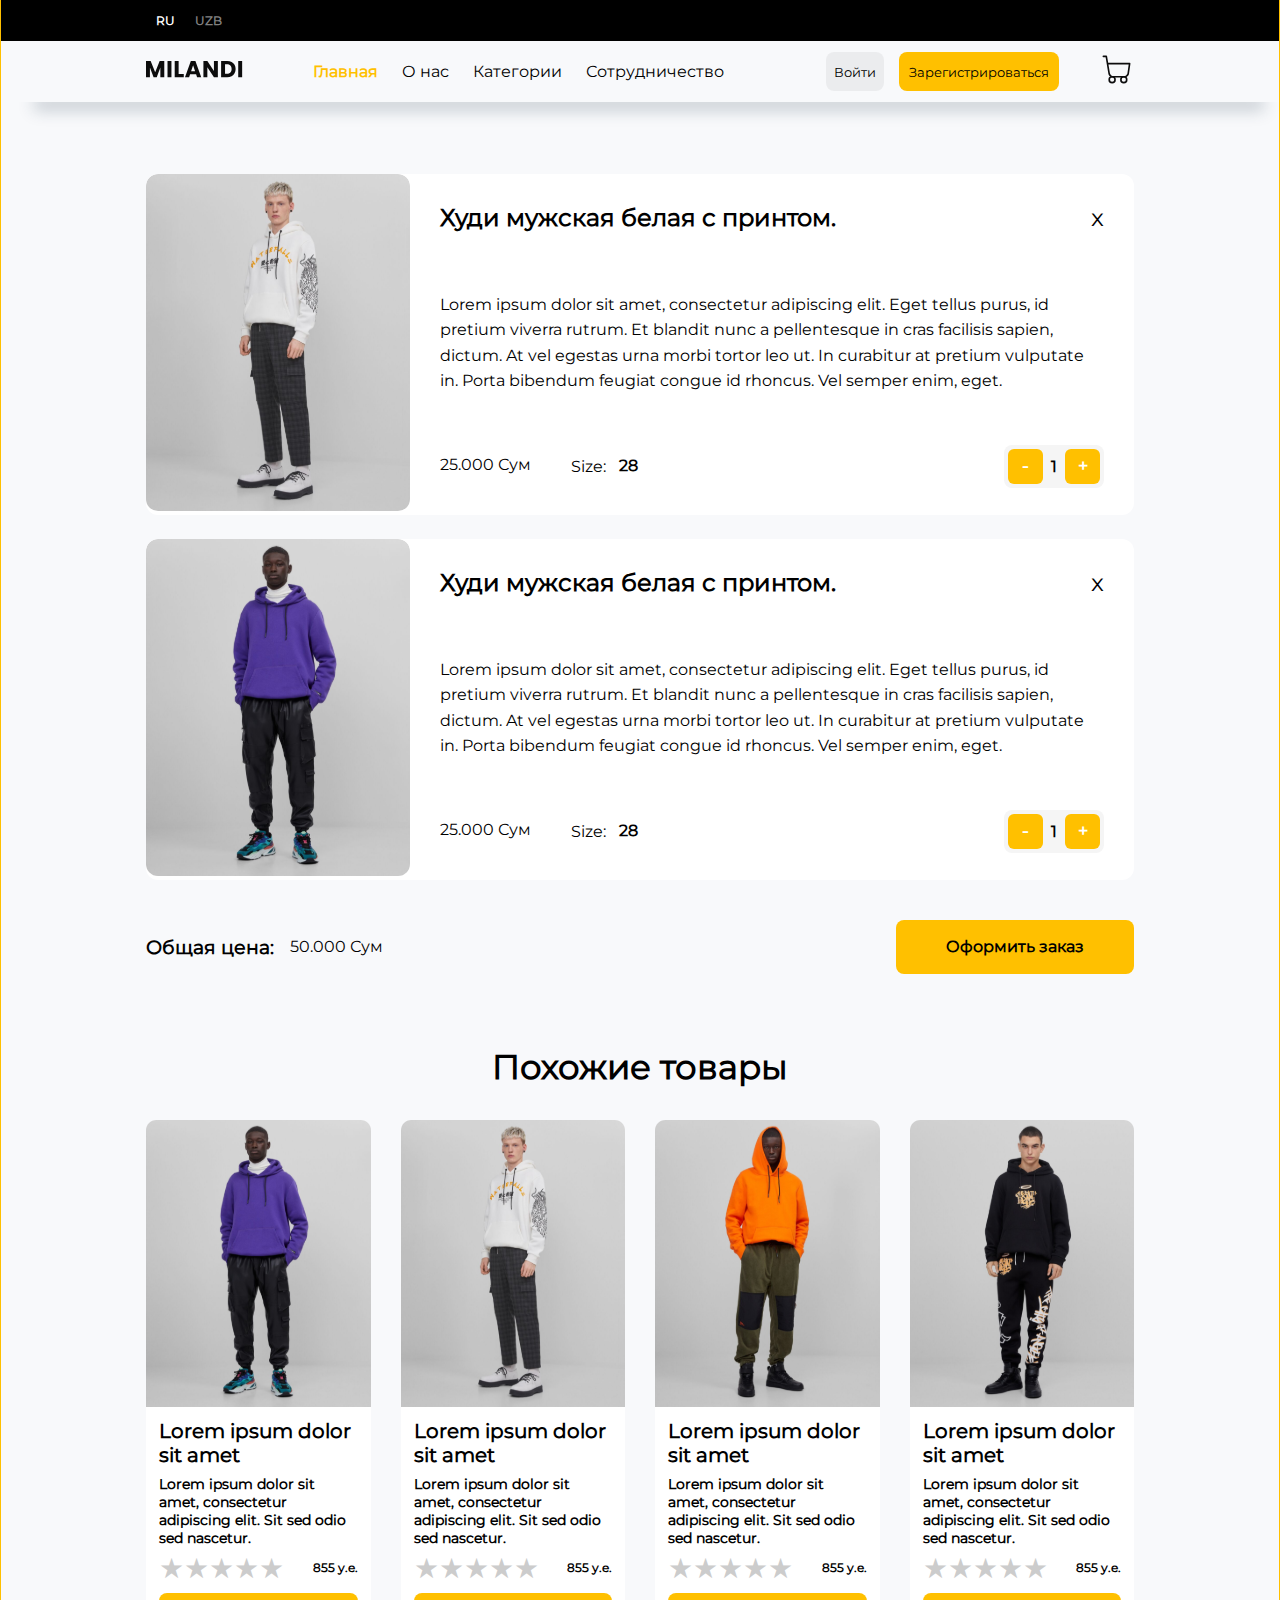
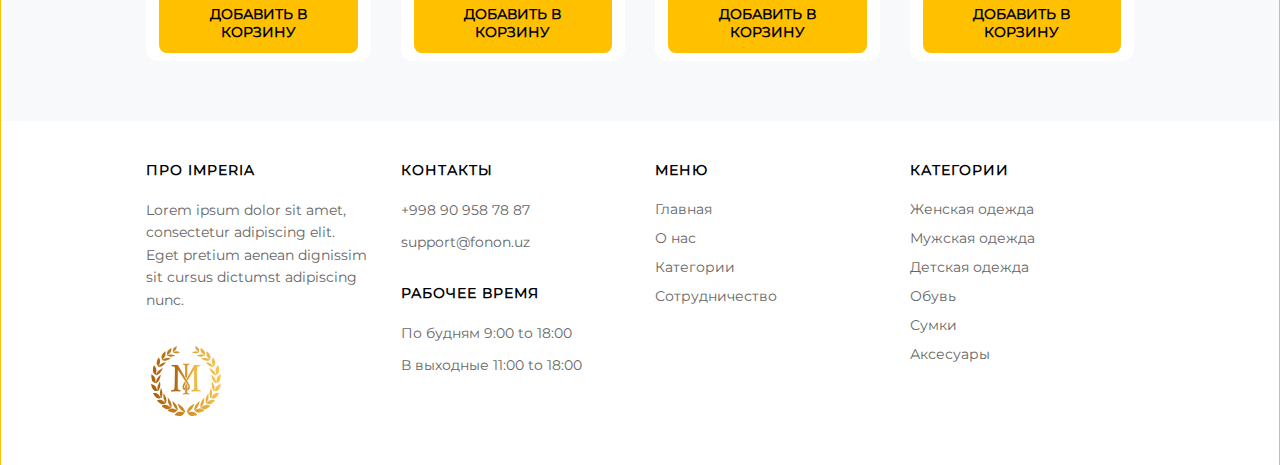
<file: pages/add-shop.html>
<!DOCTYPE html>
<html lang="en">

<head>
    <meta charset="UTF-8">
    <meta name="viewport" content="width=device-width, initial-scale=1.0">
    <link rel="stylesheet" href="../scss/main.css">
    <link rel="shortcut icon" href="../images/logo.svg" type="image/x-icon">
    <title>Add shop</title>
</head>

<body>
    <header>
        <div class="header-bottom"></div>
        <div class="container">
            <div class="lang-btns">
                <div class="lang-switcher">
                    <button class="lang-switcher__btn active" onclick="changeLang(this)">
                        RU
                    </button>
                    <button class="lang-switcher__btn" onclick="changeLang(this)">
                        UZB
                    </button>
                </div>
            </div>

            <nav id="nav">
                <div class="nav__left">
                    <div class="menu" onclick="myFunction(this)">
                        <div class="bar1"></div>
                        <div class="bar2"></div>
                        <div class="bar3"></div>
                    </div>

                    <div class="res__menu" id="mobileMenu">
                        <div class="res__functions">
                            <a href="../index.html">Главная</a>
                            <a href="./about-us.html" class="active">О
                                нас</a>
                            <a href="./categories.html">Категории</a>
                            <a href="#">Сотрудничество</a>
                        </div>
                        <div class="res__btns">
                            <button class="sing-in">Регистрация</button>
                            <button class="log-in">Вход</button>
                        </div>
                    </div>

                    <div class="logos">
                        <a href="../index.html"><img src="../images/logo.svg" alt="logo" class="logo"></a>
                        <a href="../index.html"><img src="../images/logo-name.svg" alt="logo-name"
                                class="logo-name" /></a>
                    </div>

                    <div class="functions">
                        <a href="../index.html" class="functions__link active">Главная</a>
                        <a href="./about-us.html" class="functions__link">О
                            нас</a>
                        <a href="./categories.html" class="functions__link">Категории</a>
                        <a href="#" class="functions__link">Сотрудничество</a>
                    </div>
                </div>

                <div class="nav__right">
                    <div class="nav__btns">
                        <button class="log-in">Войти</button>
                        <button class="sing-in">Зарегистрироваться</button>
                    </div>
                    <a href="./add-shop.html" class="cart-wrapper">
                        <img src="../images/shop-icon.svg" alt="Savat" class="cart-icon" />
                        <span class="cart-badge">0</span>
                    </a>
                </div>
            </nav>
    </header>

    <main>
        <div class="container">
            <div class="product-shop">
                <div class="shop__product__wrappers">
                    <div class="shop__product__card">
                        <div class="shop__product__img">
                            <img src="../images/product-img-2.svg" alt="">
                        </div>
                        <div class="shop__product__about">
                            <div class="shop__product__top">
                                <h1>Худи мужская белая с принтом.</h1>
                                <button class="delate__btn">x</button>
                            </div>
                            <div class="shop__product__info">
                                <p>Lorem ipsum dolor sit amet, consectetur adipiscing elit. Eget tellus purus, id
                                    pretium
                                    viverra rutrum. Et blandit nunc a pellentesque in cras facilisis sapien, dictum. At
                                    vel
                                    egestas urna morbi tortor leo ut. In curabitur at pretium vulputate in. Porta
                                    bibendum
                                    feugiat congue id rhoncus. Vel semper enim, eget.</p>
                            </div>
                            <div class="shop__product__bottom">
                                <div class="shop__product__bottom__left">
                                    <div class="shop__product__price">25.000 Сум</div>
                                    <div class="shop__product__size">
                                        <h3>Size:</h3>
                                        <p class="shop__product__size__see">28</p>
                                    </div>
                                </div>
                                <div class="shop__product__bottom__right">
                                    <div class="counter__control">
                                        <button type="button" class="minus">-</button>
                                        <span class="count">1</span>
                                        <button type="button" class="plus">+</button>
                                    </div>
                                </div>
                            </div>
                        </div>
                    </div>
                    <div class="shop__product__card">
                        <div class="shop__product__img">
                            <img src="../images/product-img-1.svg" alt="">
                        </div>
                        <div class="shop__product__about">
                            <div class="shop__product__top">
                                <h1>Худи мужская белая с принтом.</h1>
                                <button class="delate__btn">x</button>
                            </div>
                            <div class="shop__product__info">
                                <p>Lorem ipsum dolor sit amet, consectetur adipiscing elit. Eget tellus purus, id
                                    pretium
                                    viverra rutrum. Et blandit nunc a pellentesque in cras facilisis sapien, dictum. At
                                    vel
                                    egestas urna morbi tortor leo ut. In curabitur at pretium vulputate in. Porta
                                    bibendum
                                    feugiat congue id rhoncus. Vel semper enim, eget.</p>
                            </div>
                            <div class="shop__product__bottom">
                                <div class="shop__product__bottom__left">
                                    <div class="shop__product__price">25.000 Сум</div>
                                    <div class="shop__product__size">
                                        <h3>Size:</h3>
                                        <p class="shop__product__size__see">28</p>
                                    </div>
                                </div>
                                <div class="shop__product__bottom__right">
                                    <div class="counter__control">
                                        <button type="button" class="minus">-</button>
                                        <span class="count">1</span>
                                        <button type="button" class="plus">+</button>
                                    </div>
                                </div>
                            </div>
                        </div>
                    </div>
                </div>
                <div class="shop__product__wrapper__bottom">
                    <div class="shop__product__all__price">
                        <h3>Общая цена:</h3>
                        <p class="shop__product__change__price">50.000 Сум</p>
                    </div>
                    <a href="#" class="shop__product__order">
                        <button class="shop__add__btn">Оформить заказ</button>
                    </a>
                </div>

            </div>

            <div class="products">
                <h1>Похожие товары</h1>
                <div class="product__cards">
                    <a href="./product-page.html" class="best__product__card">
                        <img src="../images/product-img-1.svg" alt="product-img-1">
                        <div class="product__info">
                            <h3>Lorem ipsum dolor sit amet</h3>
                            <h4>Lorem ipsum dolor sit amet, consectetur adipiscing elit. Sit sed odio sed nascetur.</h4>
                            <div class="product__mark">
                                <div class="rating">
                                    <input value="5" name="rating" id="star5" type="radio">
                                    <label for="star5"></label>
                                    <input value="4" name="rating" id="star4" type="radio">
                                    <label for="star4"></label>
                                    <input value="3" name="rating" id="star3" type="radio">
                                    <label for="star3"></label>
                                    <input value="2" name="rating" id="star2" type="radio">
                                    <label for="star2"></label>
                                    <input value="1" name="rating" id="star1" type="radio">
                                    <label for="star1"></label>
                                </div>
                                <div class="product__how__much">
                                    <h6>855 у.е.</h6>
                                </div>
                            </div>
                            <div class="card__action">
                                <button type="button" class="add__shop">Добавить в корзину</button>
                                <div class="counter__control" style="display: none;">
                                    <button type="button" class="minus">-</button>
                                    <span class="count">1</span>
                                    <button type="button" class="plus">+</button>
                                </div>
                            </div>
                        </div>
                    </a>
                    <a href="./product-page.html" class="best__product__card">
                        <img src="../images/product-img-2.svg" alt="product-img-1">
                        <div class="product__info">
                            <h3>Lorem ipsum dolor sit amet</h3>
                            <h4>Lorem ipsum dolor sit amet, consectetur adipiscing elit. Sit sed odio sed nascetur.</h4>
                            <div class="product__mark">
                                <div class="rating">
                                    <input value="5" name="rating" id="star5" type="radio">
                                    <label for="star5"></label>
                                    <input value="4" name="rating" id="star4" type="radio">
                                    <label for="star4"></label>
                                    <input value="3" name="rating" id="star3" type="radio">
                                    <label for="star3"></label>
                                    <input value="2" name="rating" id="star2" type="radio">
                                    <label for="star2"></label>
                                    <input value="1" name="rating" id="star1" type="radio">
                                    <label for="star1"></label>
                                </div>
                                <div class="product__how__much">
                                    <h6>855 у.е.</h6>
                                </div>
                            </div>
                            <div class="card__action">
                                <button type="button" class="add__shop">Добавить в корзину</button>
                                <div class="counter__control" style="display: none;">
                                    <button type="button" class="minus">-</button>
                                    <span class="count">1</span>
                                    <button type="button" class="plus">+</button>
                                </div>
                            </div>
                        </div>
                    </a>
                    <a href="./product-page.html" class="best__product__card">
                        <img src="../images/product-img-3svg.svg" alt="product-img-1">
                        <div class="product__info">
                            <h3>Lorem ipsum dolor sit amet</h3>
                            <h4>Lorem ipsum dolor sit amet, consectetur adipiscing elit. Sit sed odio sed nascetur.</h4>
                            <div class="product__mark">
                                <div class="rating">
                                    <input value="5" name="rating" id="star5" type="radio">
                                    <label for="star5"></label>
                                    <input value="4" name="rating" id="star4" type="radio">
                                    <label for="star4"></label>
                                    <input value="3" name="rating" id="star3" type="radio">
                                    <label for="star3"></label>
                                    <input value="2" name="rating" id="star2" type="radio">
                                    <label for="star2"></label>
                                    <input value="1" name="rating" id="star1" type="radio">
                                    <label for="star1"></label>
                                </div>
                                <div class="product__how__much">
                                    <h6>855 у.е.</h6>
                                </div>
                            </div>
                            <div class="card__action">
                                <button type="button" class="add__shop">Добавить в корзину</button>
                                <div class="counter__control" style="display: none;">
                                    <button type="button" class="minus">-</button>
                                    <span class="count">1</span>
                                    <button type="button" class="plus">+</button>
                                </div>
                            </div>
                        </div>
                    </a>
                    <a href="./product-page.html" class="best__product__card">
                        <img src="../images/product-img-4svg.svg" alt="product-img-1">
                        <div class="product__info">
                            <h3>Lorem ipsum dolor sit amet</h3>
                            <h4>Lorem ipsum dolor sit amet, consectetur adipiscing elit. Sit sed odio sed nascetur.</h4>
                            <div class="product__mark">
                                <div class="rating">
                                    <input value="5" name="rating" id="star5" type="radio">
                                    <label for="star5"></label>
                                    <input value="4" name="rating" id="star4" type="radio">
                                    <label for="star4"></label>
                                    <input value="3" name="rating" id="star3" type="radio">
                                    <label for="star3"></label>
                                    <input value="2" name="rating" id="star2" type="radio">
                                    <label for="star2"></label>
                                    <input value="1" name="rating" id="star1" type="radio">
                                    <label for="star1"></label>
                                </div>
                                <div class="product__how__much">
                                    <h6>855 у.е.</h6>
                                </div>
                            </div>
                            <div class="card__action">
                                <button type="button" class="add__shop">Добавить в корзину</button>
                                <div class="counter__control" style="display: none;">
                                    <button type="button" class="minus">-</button>
                                    <span class="count">1</span>
                                    <button type="button" class="plus">+</button>
                                </div>
                            </div>
                        </div>
                    </a>
                </div>
            </div>
        </div>
    </main>

    <footer class="container">
        <div class="footer-container">
            <div class="footer-column">
                <h3>ПРО IMPERIA</h3>
                <p>Lorem ipsum dolor sit amet, consectetur adipiscing
                    elit. Eget
                    pretium aenean dignissim sit cursus dictumst
                    adipiscing nunc.</p>
                <div class="logo">
                    <img src="../images/logo.svg" alt="Imperia Logo">
                </div>
            </div>

            <div class="footer-column">
                <h3>КОНТАКТЫ</h3>
                <p>+998 90 958 78 87</p>
                <p>support@fonon.uz</p>

                <h3 class="work-time-title">РАБОЧЕЕ ВРЕМЯ</h3>
                <p>По будням 9:00 to 18:00</p>
                <p>В выходные 11:00 to 18:00</p>
            </div>

            <div class="footer-column">
                <h3>МЕНЮ</h3>
                <ul>
                    <li><a href="../index.html">Главная</a></li>
                    <li><a href="../pages/about-us.html">О нас</a></li>
                    <li><a href="./categories.html">Категории</a></li>
                    <li><a href="#">Сотрудничество</a></li>
                </ul>
            </div>

            <div class="footer-column">
                <h3>КАТЕГОРИИ</h3>
                <ul>
                    <li><a href="#">Женская одежда</a></li>
                    <li><a href="#">Мужская одежда</a></li>
                    <li><a href="#">Детская одежда</a></li>
                    <li><a href="#">Обувь</a></li>
                    <li><a href="#">Сумки</a></li>
                    <li><a href="#">Аксесуары</a></li>
                </ul>
            </div>
        </div>
    </footer>
    <script src="../js/main.js"></script>
</body>


</html>
</file>
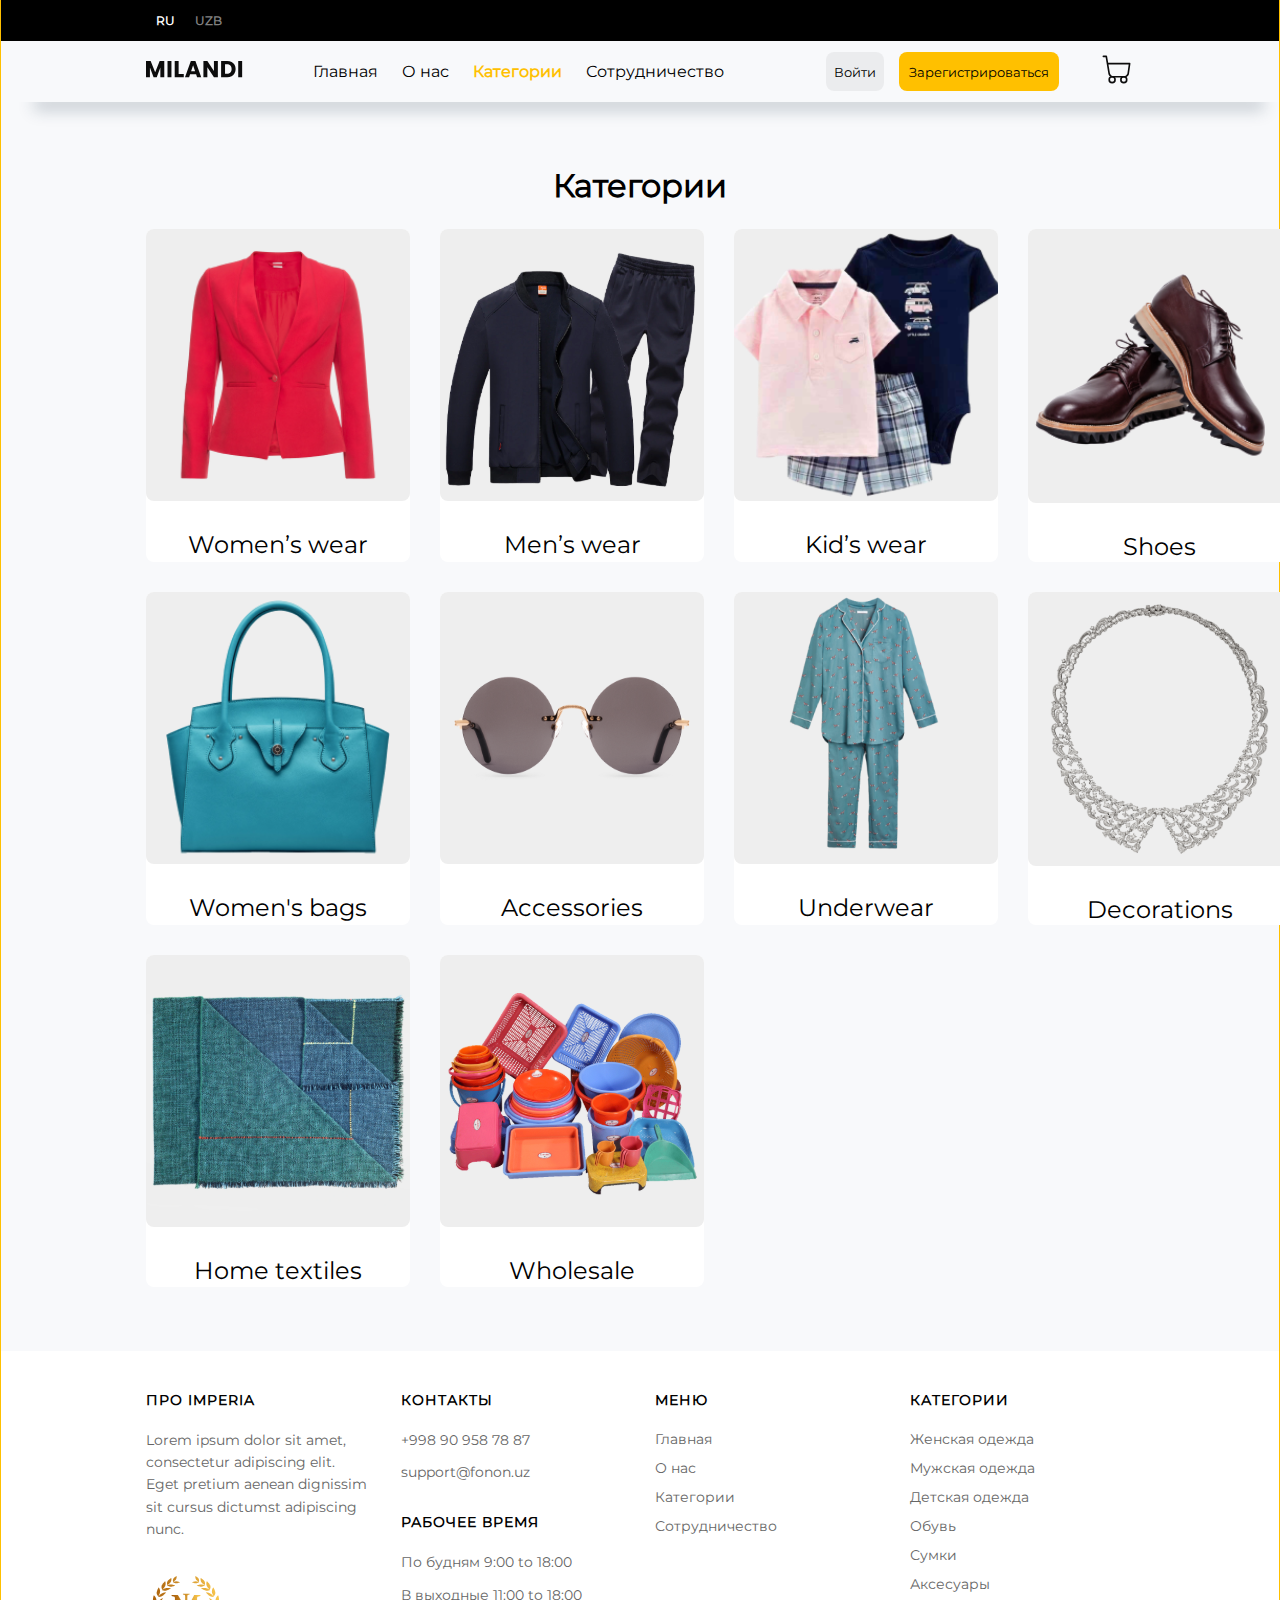
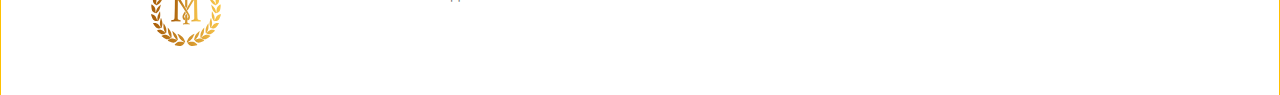
<file: pages/categories.html>
<!DOCTYPE html>
<html lang="en">

<head>
    <meta charset="UTF-8">
    <meta name="viewport" content="width=device-width, initial-scale=1.0">
    <link rel="stylesheet" href="../scss/main.css">
    <link rel="shortcut icon" href="../images/logo.svg" type="image/x-icon">
    <title>Categories</title>
</head>

<body>
    <header>
        <div class="header-bottom"></div>
        <div class="container">
            <div class="lang-btns">
                <div class="lang-switcher">
                    <button class="lang-switcher__btn active" onclick="changeLang(this)">
                        RU
                    </button>
                    <button class="lang-switcher__btn" onclick="changeLang(this)">
                        UZB
                    </button>
                </div>
            </div>

            <nav id="nav">
                <div class="nav__left">
                    <div class="menu" onclick="myFunction(this)">
                        <div class="bar1"></div>
                        <div class="bar2"></div>
                        <div class="bar3"></div>
                    </div>

                    <div class="res__menu" id="mobileMenu">
                        <div class="res__functions">
                            <a href="../index.html">Главная</a>
                            <a href="./about-us.html">О
                                нас</a>
                            <a href="./categories.html" class="active">Категории</a>
                            <a href="#">Сотрудничество</a>
                        </div>
                        <div class="res__btns">
                            <button class="sing-in">Регистрация</button>
                            <button class="log-in">Вход</button>
                        </div>
                    </div>

                    <div class="logos">
                        <a href="../index.html"><img src="../images/logo.svg" alt="logo" class="logo"></a>
                        <a href="../index.html"><img src="../images/logo-name.svg" alt="logo-name"
                                class="logo-name" /></a>
                    </div>

                    <div class="functions">
                        <a href="../index.html" class="functions__link">Главная</a>
                        <a href="./about-us.html" class="functions__link">О
                            нас</a>
                        <a href="./categories.html" class="functions__link active">Категории</a>
                        <a href="#" class="functions__link">Сотрудничество</a>
                    </div>
                </div>

                <div class="nav__right">
                    <div class="nav__btns">
                        <button class="log-in">Войти</button>
                        <button class="sing-in">Зарегистрироваться</button>
                    </div>
                    <a href="./add-shop.html" class="cart-wrapper">
                        <img src="../images/shop-icon.svg" alt="Savat" class="cart-icon" />
                        <span class="cart-badge">0</span>
                    </a>
                </div>
            </nav>
    </header>

    <main>
        <div class="container">
            <div class="categorie-product">
                <h1>Категории</h1>
                <div class="categorie__products__container">
                    <a href="./categories.html" class="categorie__product__wrapper">
                        <img src="../images/categories-product-img-1.svg" alt="categories-product-img-1">
                        <p>Women’s wear</p>
                    </a>
                    <a href="./categories.html" class="categorie__product__wrapper">
                        <img src="../images/categories-product-img-2.svg" alt="categories-product-img-2">
                        <p>Men’s wear</p>
                    </a>
                    <a href="./categories.html" class="categorie__product__wrapper">
                        <img src="../images/categories-product-img-3.svg" alt="categories-product-img-3">
                        <p>Kid’s wear</p>
                    </a>
                    <a href="./categories.html" class="categorie__product__wrapper">
                        <img src="../images/categories-product-img-4.svg" alt="categories-product-img-4">
                        <p>Shoes</p>
                    </a>
                    <a href="./categories.html" class="categorie__product__wrapper">
                        <img src="../images/categories-product-img-5.svg" alt="categories-product-img-5">
                        <p>Women's bags</p>
                    </a>
                    <a href="./categories.html" class="categorie__product__wrapper">
                        <img src="../images/categories-product-img-6.svg" alt="categories-product-img-6">
                        <p>Accessories</p>
                    </a>
                    <a href="./categories.html" class="categorie__product__wrapper">
                        <img src="../images/categories-product-img-7.svg" alt="categories-product-img-7">
                        <p>Underwear</p>
                    </a>
                    <a href="./categories.html" class="categorie__product__wrapper">
                        <img src="../images/categories-product-img-8.svg" alt="categories-product-img-8">
                        <p>Decorations</p>
                    </a>
                    <a href="./categories.html" class="categorie__product__wrapper">
                        <img src="../images/categories-product-img-9.svg" alt="categories-product-img-9">
                        <p>Home textiles</p>
                    </a>
                    <a href="./categories.html" class="categorie__product__wrapper">
                        <img src="../images/categories-product-img-10.svg" alt="categories-product-img-10">
                        <p>Wholesale</p>
                    </a>
                </div>
            </div>
        </div>
    </main>

    <footer class="container">
        <div class="footer-container">
            <div class="footer-column">
                <h3>ПРО IMPERIA</h3>
                <p>Lorem ipsum dolor sit amet, consectetur adipiscing
                    elit. Eget
                    pretium aenean dignissim sit cursus dictumst
                    adipiscing nunc.</p>
                <div class="logo">
                    <img src="../images/logo.svg" alt="Imperia Logo">
                </div>
            </div>

            <div class="footer-column">
                <h3>КОНТАКТЫ</h3>
                <p>+998 90 958 78 87</p>
                <p>support@fonon.uz</p>

                <h3 class="work-time-title">РАБОЧЕЕ ВРЕМЯ</h3>
                <p>По будням 9:00 to 18:00</p>
                <p>В выходные 11:00 to 18:00</p>
            </div>

            <div class="footer-column">
                <h3>МЕНЮ</h3>
                <ul>
                    <li><a href="../index.html">Главная</a></li>
                    <li><a href="../pages/about-us.html">О нас</a></li>
                    <li><a href="./categories.html">Категории</a></li>
                    <li><a href="#">Сотрудничество</a></li>
                </ul>
            </div>

            <div class="footer-column">
                <h3>КАТЕГОРИИ</h3>
                <ul>
                    <li><a href="#">Женская одежда</a></li>
                    <li><a href="#">Мужская одежда</a></li>
                    <li><a href="#">Детская одежда</a></li>
                    <li><a href="#">Обувь</a></li>
                    <li><a href="#">Сумки</a></li>
                    <li><a href="#">Аксесуары</a></li>
                </ul>
            </div>
        </div>
    </footer>
</body>
<script src="../js/main.js"></script>

</html>
</file>
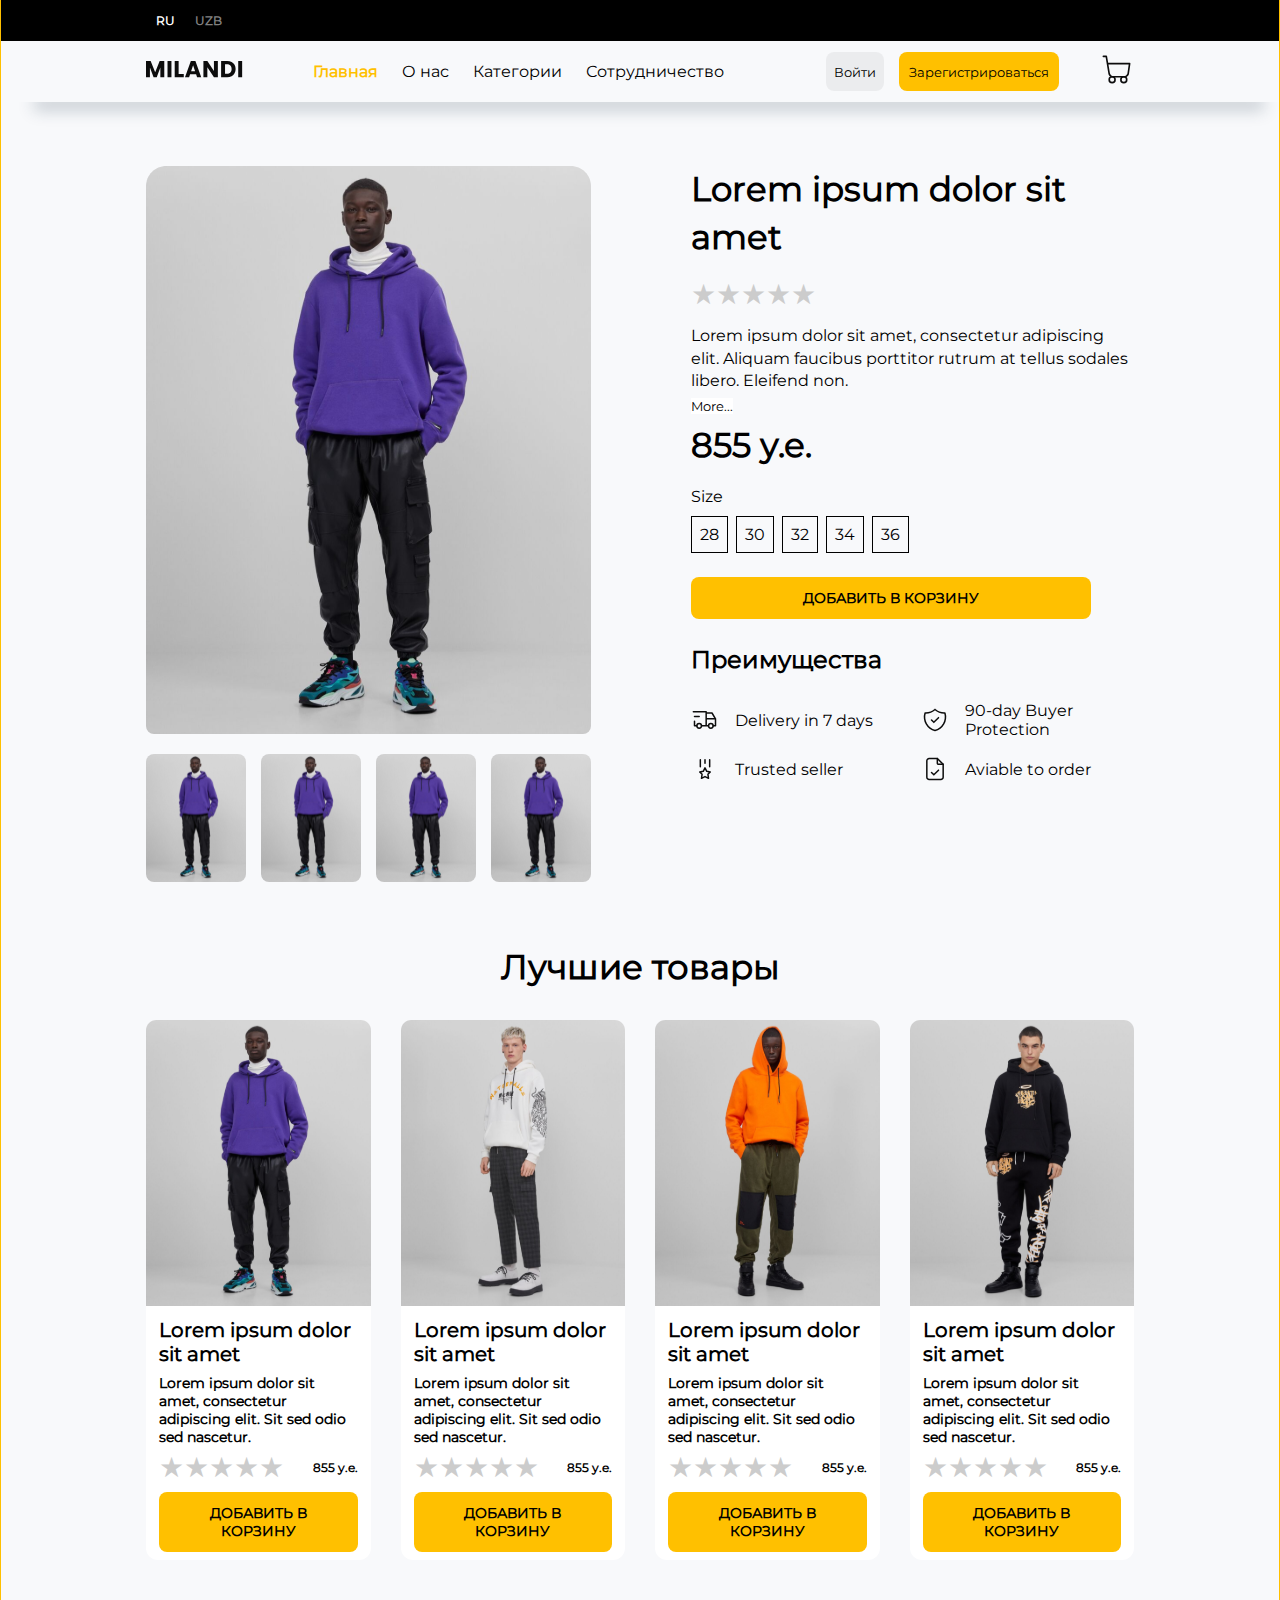
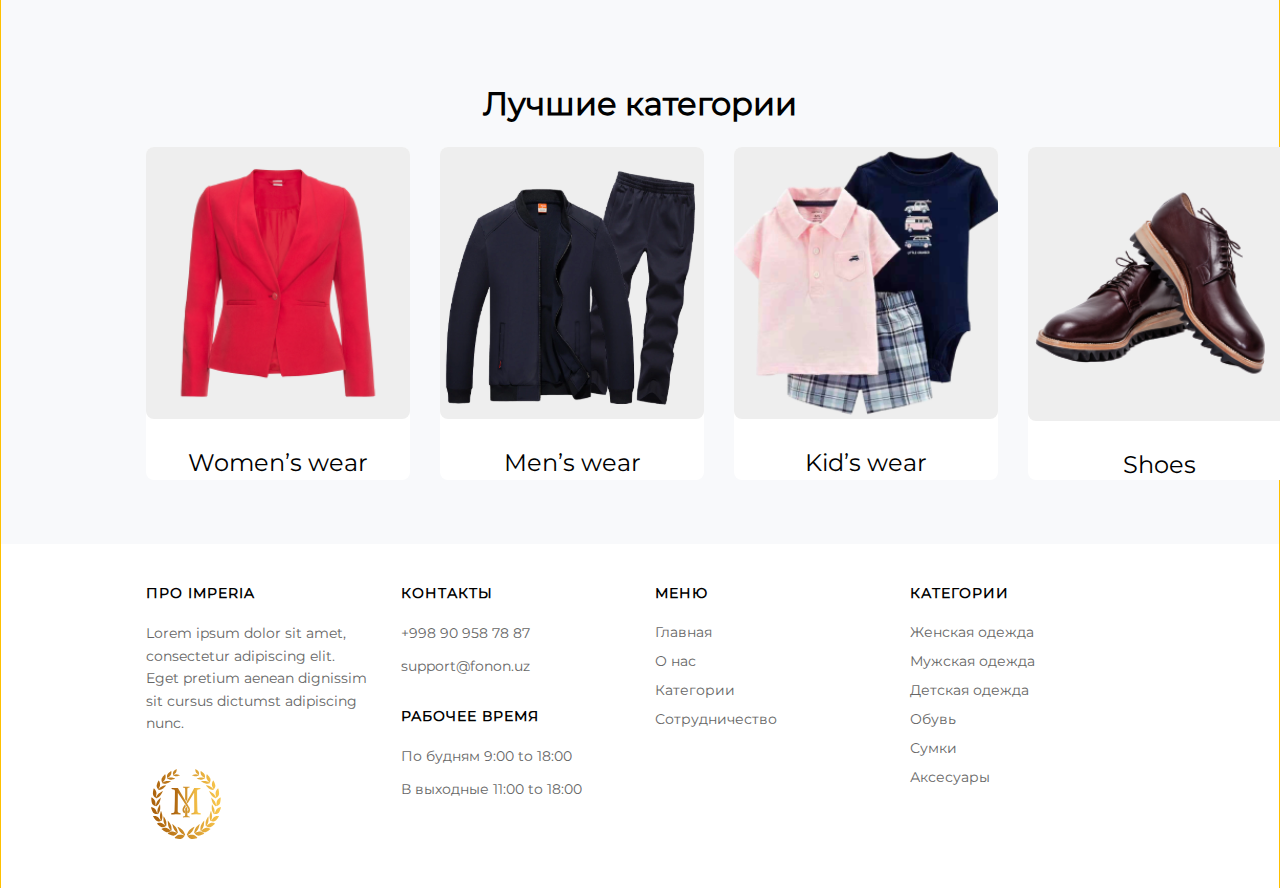
<file: pages/product-page.html>
<!DOCTYPE html>
<html lang="en">

<head>
    <meta charset="UTF-8">
    <meta name="viewport" content="width=device-width, initial-scale=1.0">
    <link rel="stylesheet" href="../scss/main.css">
    <link rel="shortcut icon" href="../images/logo.svg" type="image/x-icon">
    <title>Product-page</title>
</head>

<body>
    <header>
        <div class="header-bottom"></div>
        <div class="container">
            <div class="lang-btns">
                <div class="lang-switcher">
                    <button class="lang-switcher__btn active" onclick="changeLang(this)">
                        RU
                    </button>
                    <button class="lang-switcher__btn" onclick="changeLang(this)">
                        UZB
                    </button>
                </div>
            </div>

            <nav id="nav">
                <div class="nav__left">
                    <div class="menu" onclick="myFunction(this)">
                        <div class="bar1"></div>
                        <div class="bar2"></div>
                        <div class="bar3"></div>
                    </div>

                    <div class="res__menu" id="mobileMenu">
                        <div class="res__functions">
                            <a href="../index.html">Главная</a>
                            <a href="./about-us.html" class="active">О
                                нас</a>
                            <a href="./categories.html">Категории</a>
                            <a href="#">Сотрудничество</a>
                        </div>
                        <div class="res__btns">
                            <button class="sing-in">Регистрация</button>
                            <button class="log-in">Вход</button>
                        </div>
                    </div>

                    <div class="logos">
                        <a href="../index.html"><img src="../images/logo.svg" alt="logo" class="logo"></a>
                        <a href="../index.html"><img src="../images/logo-name.svg" alt="logo-name"
                                class="logo-name" /></a>
                    </div>

                    <div class="functions">
                        <a href="../index.html" class="functions__link active">Главная</a>
                        <a href="./about-us.html" class="functions__link">О
                            нас</a>
                        <a href="./categories.html" class="functions__link">Категории</a>
                        <a href="#" class="functions__link">Сотрудничество</a>
                    </div>
                </div>

                <div class="nav__right">
                    <div class="nav__btns">
                        <button class="log-in">Войти</button>
                        <button class="sing-in">Зарегистрироваться</button>
                    </div>
                    <a href="#" class="cart-wrapper">
                        <img src="../images/shop-icon.svg" alt="Savat" class="cart-icon" />
                        <span class="cart-badge">0</span>
                    </a>
                </div>
            </nav>
    </header>

    <main>
        <div class="container">
            <div class="product-page">
                <div class="product__left__imgs">
                    <div class="top__img">
                        <img src="../images/product-img-1.svg" alt="top__img">
                    </div>
                    <div class="bottom__imgs">
                        <img src="../images/product-img-1.svg" alt="bottom__img">
                        <img src="../images/product-img-1.svg" alt="bottom__img">
                        <img src="../images/product-img-1.svg" alt="bottom__img">
                        <img src="../images/product-img-1.svg" alt="bottom__img">
                    </div>
                </div>
                <div class="product__right">
                    <h1 class="product__intro">Lorem ipsum dolor sit amet</h1>
                    <div class="rating">
                        <input value="5" name="rating" id="star5" type="radio">
                        <label for="star5"></label>
                        <input value="4" name="rating" id="star4" type="radio">
                        <label for="star4"></label>
                        <input value="3" name="rating" id="star3" type="radio">
                        <label for="star3"></label>
                        <input value="2" name="rating" id="star2" type="radio">
                        <label for="star2"></label>
                        <input value="1" name="rating" id="star1" type="radio">
                        <label for="star1"></label>
                    </div>
                    <h4 class="product__info">Lorem ipsum dolor sit amet, consectetur adipiscing elit. Aliquam faucibus
                        porttitor rutrum at
                        tellus sodales libero. Eleifend non.</h4>
                    <button class="more">More...</button>
                    <div class="product__price">855 у.е.</div>
                    <div class="sizes">
                        <h4>Size</h4>
                        <div class="size__btns">
                            <buttto class="product__size__btn">28</buttto>
                            <buttto class="product__size__btn">30</buttto>
                            <buttto class="product__size__btn">32</buttto>
                            <buttto class="product__size__btn">34</buttto>
                            <buttto class="product__size__btn">36</buttto>
                        </div>
                    </div>
                    <div class="card__action">
                        <button type="button" class="add__shop">Добавить в корзину</button>
                        <div class="counter__control" style="display: none;">
                            <button type="button" class="minus">-</button>
                            <span class="count">1</span>
                            <button type="button" class="plus">+</button>
                        </div>
                    </div>
                    <div class="our__benefits">
                        <h3 class="benefit__intro">Преимущества</h3>
                        <div class="benefit__wrapper">
                            <span>
                                <img src="../images/trac.svg" alt="trac">
                                <p>Delivery in 7 days</p>
                            </span>
                            <span>
                                <img src="../images/sew.svg" alt="sew">
                                <p>90-day Buyer Protection</p>
                            </span>
                            <span>
                                <img src="../images/star.svg" alt="star">
                                <p>Trusted seller</p>
                            </span>
                            <span>
                                <img src="../images/done.svg" alt="done">
                                <p>Aviable to order</p>
                            </span>
                        </div>
                    </div>
                </div>
            </div>

            <div class="products">
                <h1>Лучшие товары</h1>
                <div class="product__cards">
                    <a href="./product-page.html" class="best__product__card">
                        <img src="../images/product-img-1.svg" alt="product-img-1">
                        <div class="product__info">
                            <h3>Lorem ipsum dolor sit amet</h3>
                            <h4>Lorem ipsum dolor sit amet, consectetur adipiscing elit. Sit sed odio sed nascetur.</h4>
                            <div class="product__mark">
                                <div class="rating">
                                    <input value="5" name="rating" id="star5" type="radio">
                                    <label for="star5"></label>
                                    <input value="4" name="rating" id="star4" type="radio">
                                    <label for="star4"></label>
                                    <input value="3" name="rating" id="star3" type="radio">
                                    <label for="star3"></label>
                                    <input value="2" name="rating" id="star2" type="radio">
                                    <label for="star2"></label>
                                    <input value="1" name="rating" id="star1" type="radio">
                                    <label for="star1"></label>
                                </div>
                                <div class="product__how__much">
                                    <h6>855 у.е.</h6>
                                </div>
                            </div>
                            <div class="card__action">
                                <button type="button" class="add__shop">Добавить в корзину</button>
                                <div class="counter__control" style="display: none;">
                                    <button type="button" class="minus">-</button>
                                    <span class="count">1</span>
                                    <button type="button" class="plus">+</button>
                                </div>
                            </div>
                        </div>
                    </a>
                    <a href="./product-page.html" class="best__product__card">
                        <img src="../images/product-img-2.svg" alt="product-img-1">
                        <div class="product__info">
                            <h3>Lorem ipsum dolor sit amet</h3>
                            <h4>Lorem ipsum dolor sit amet, consectetur adipiscing elit. Sit sed odio sed nascetur.</h4>
                            <div class="product__mark">
                                <div class="rating">
                                    <input value="5" name="rating" id="star5" type="radio">
                                    <label for="star5"></label>
                                    <input value="4" name="rating" id="star4" type="radio">
                                    <label for="star4"></label>
                                    <input value="3" name="rating" id="star3" type="radio">
                                    <label for="star3"></label>
                                    <input value="2" name="rating" id="star2" type="radio">
                                    <label for="star2"></label>
                                    <input value="1" name="rating" id="star1" type="radio">
                                    <label for="star1"></label>
                                </div>
                                <div class="product__how__much">
                                    <h6>855 у.е.</h6>
                                </div>
                            </div>
                            <div class="card__action">
                                <button type="button" class="add__shop">Добавить в корзину</button>
                                <div class="counter__control" style="display: none;">
                                    <button type="button" class="minus">-</button>
                                    <span class="count">1</span>
                                    <button type="button" class="plus">+</button>
                                </div>
                            </div>
                        </div>
                    </a>
                    <a href="./product-page.html" class="best__product__card">
                        <img src="../images/product-img-3svg.svg" alt="product-img-1">
                        <div class="product__info">
                            <h3>Lorem ipsum dolor sit amet</h3>
                            <h4>Lorem ipsum dolor sit amet, consectetur adipiscing elit. Sit sed odio sed nascetur.</h4>
                            <div class="product__mark">
                                <div class="rating">
                                    <input value="5" name="rating" id="star5" type="radio">
                                    <label for="star5"></label>
                                    <input value="4" name="rating" id="star4" type="radio">
                                    <label for="star4"></label>
                                    <input value="3" name="rating" id="star3" type="radio">
                                    <label for="star3"></label>
                                    <input value="2" name="rating" id="star2" type="radio">
                                    <label for="star2"></label>
                                    <input value="1" name="rating" id="star1" type="radio">
                                    <label for="star1"></label>
                                </div>
                                <div class="product__how__much">
                                    <h6>855 у.е.</h6>
                                </div>
                            </div>
                            <div class="card__action">
                                <button type="button" class="add__shop">Добавить в корзину</button>
                                <div class="counter__control" style="display: none;">
                                    <button type="button" class="minus">-</button>
                                    <span class="count">1</span>
                                    <button type="button" class="plus">+</button>
                                </div>
                            </div>
                        </div>
                    </a>
                    <a href="./product-page.html" class="best__product__card">
                        <img src="../images/product-img-4svg.svg" alt="product-img-1">
                        <div class="product__info">
                            <h3>Lorem ipsum dolor sit amet</h3>
                            <h4>Lorem ipsum dolor sit amet, consectetur adipiscing elit. Sit sed odio sed nascetur.</h4>
                            <div class="product__mark">
                                <div class="rating">
                                    <input value="5" name="rating" id="star5" type="radio">
                                    <label for="star5"></label>
                                    <input value="4" name="rating" id="star4" type="radio">
                                    <label for="star4"></label>
                                    <input value="3" name="rating" id="star3" type="radio">
                                    <label for="star3"></label>
                                    <input value="2" name="rating" id="star2" type="radio">
                                    <label for="star2"></label>
                                    <input value="1" name="rating" id="star1" type="radio">
                                    <label for="star1"></label>
                                </div>
                                <div class="product__how__much">
                                    <h6>855 у.е.</h6>
                                </div>
                            </div>
                            <div class="card__action">
                                <button type="button" class="add__shop">Добавить в корзину</button>
                                <div class="counter__control" style="display: none;">
                                    <button type="button" class="minus">-</button>
                                    <span class="count">1</span>
                                    <button type="button" class="plus">+</button>
                                </div>
                            </div>
                        </div>
                    </a>
                </div>
            </div>

            <div class="categorie-product">
                <h1>Лучшие категории</h1>
                <div class="categorie__products__container">
                    <a href="./categories.html" class="categorie__product__wrapper">
                        <img src="../images/categories-product-img-1.svg" alt="categories-product-img-1">
                        <p>Women’s wear</p>
                    </a>
                    <a href="./categories.html" class="categorie__product__wrapper">
                        <img src="../images/categories-product-img-2.svg" alt="categories-product-img-2">
                        <p>Men’s wear</p>
                    </a>
                    <a href="./categories.html" class="categorie__product__wrapper">
                        <img src="../images/categories-product-img-3.svg" alt="categories-product-img-3">
                        <p>Kid’s wear</p>
                    </a>
                    <a href="./categories.html" class="categorie__product__wrapper">
                        <img src="../images/categories-product-img-4.svg" alt="categories-product-img-4">
                        <p>Shoes</p>
                    </a>
                </div>
            </div>
        </div>
    </main>

    <footer class="container">
        <div class="footer-container">
            <div class="footer-column">
                <h3>ПРО IMPERIA</h3>
                <p>Lorem ipsum dolor sit amet, consectetur adipiscing
                    elit. Eget
                    pretium aenean dignissim sit cursus dictumst
                    adipiscing nunc.</p>
                <div class="logo">
                    <img src="../images/logo.svg" alt="Imperia Logo">
                </div>
            </div>

            <div class="footer-column">
                <h3>КОНТАКТЫ</h3>
                <p>+998 90 958 78 87</p>
                <p>support@fonon.uz</p>

                <h3 class="work-time-title">РАБОЧЕЕ ВРЕМЯ</h3>
                <p>По будням 9:00 to 18:00</p>
                <p>В выходные 11:00 to 18:00</p>
            </div>

            <div class="footer-column">
                <h3>МЕНЮ</h3>
                <ul>
                    <li><a href="../index.html">Главная</a></li>
                    <li><a href="../pages/about-us.html">О нас</a></li>
                    <li><a href="./categories.html">Категории</a></li>
                    <li><a href="#">Сотрудничество</a></li>
                </ul>
            </div>

            <div class="footer-column">
                <h3>КАТЕГОРИИ</h3>
                <ul>
                    <li><a href="#">Женская одежда</a></li>
                    <li><a href="#">Мужская одежда</a></li>
                    <li><a href="#">Детская одежда</a></li>
                    <li><a href="#">Обувь</a></li>
                    <li><a href="#">Сумки</a></li>
                    <li><a href="#">Аксесуары</a></li>
                </ul>
            </div>
        </div>
    </footer>
</body>
<script src="../js/main.js"></script>

</html>
</file>
<file: scss/main.css>
@charset "UTF-8";
* {
  margin: 0;
  padding: 0;
  box-sizing: border-box;
  font-family: "Montserrat";
}

@font-face {
  font-family: "Montserrat";
  src: url(../../fonts/Montserrat-Regular.ttf);
}
.container {
  margin: 0 auto;
  max-width: 1440px;
  width: 100%;
  background-color: #f8f9fb;
  border-left: 1px solid rgb(255, 192, 0);
  border-right: 1px solid rgb(255, 192, 0);
}

a .active {
  background: red;
  color: black;
}

header {
  position: sticky;
  top: 0;
  z-index: 999;
}

#nav {
  display: flex;
  padding: 0 145px;
  justify-content: space-between;
  align-items: center;
  box-shadow: 9px 32px 16px -24px rgba(34, 60, 80, 0.25);
}
#nav .nav__left {
  display: flex;
  gap: 70px;
  justify-content: space-between;
  align-items: center;
}
#nav .nav__left .logo {
  display: none;
}
#nav .nav__left .logo-name {
  font-size: 24px;
  font-weight: bolder;
  padding: 20px 0;
}
#nav .nav__right {
  display: flex;
  gap: 40px;
}
#nav .nav__right .nav__btns {
  display: flex;
  gap: 15px;
}
#nav .nav__right .nav__btns .log-in {
  padding: 4px 8px;
  background-color: rgba(0, 0, 0, 0.05);
  border: none;
  border-radius: 8px;
  transition: 0.3s ease;
  cursor: pointer;
}
#nav .nav__right .nav__btns .log-in:hover {
  background-color: rgb(255, 192, 0);
}
#nav .nav__right .nav__btns .sing-in {
  padding: 6px 10px;
  background-color: rgb(255, 192, 0);
  border: none;
  border-radius: 8px;
  transition: 0.3s ease;
  cursor: pointer;
}
#nav .nav__right .nav__btns .sing-in:hover {
  background-color: rgba(0, 0, 0, 0.05);
}

.cart-wrapper {
  position: relative;
  display: inline-block;
}
.cart-wrapper .cart-icon {
  width: 35px;
  height: auto;
}
.cart-wrapper .cart-badge {
  position: absolute;
  top: -8px;
  right: -10px;
  background-color: rgb(255, 192, 0);
  color: #fff;
  font-size: 11px;
  font-weight: bold;
  width: 18px;
  height: 18px;
  border-radius: 50%;
  display: flex;
  align-items: center;
  justify-content: center;
  opacity: 0;
  visibility: hidden;
  transition: 0.3s ease;
}
.cart-wrapper .cart-badge.show {
  opacity: 1;
  visibility: visible;
}

.add__shop.active {
  background-color: #555;
  color: #fff;
}

.menu {
  display: none;
  cursor: pointer;
}
.menu .bar1,
.menu .bar2,
.menu .bar3 {
  width: 35px;
  height: 5px;
  background-color: #000000;
  margin: 6px 0;
  transition: 0.3s ease;
}
.menu.change .bar1 {
  transform: translate(0, 11px) rotate(-45deg);
}
.menu.change .bar2 {
  opacity: 0;
}
.menu.change .bar3 {
  transform: translate(0, -11px) rotate(45deg);
}

.res__menu {
  width: 71.5%;
  position: fixed;
  top: 80px;
  left: 0;
  background-color: #fff;
  z-index: 999;
  display: none;
  flex-direction: column;
  padding: 40px 20px;
}
.res__menu.active {
  display: flex;
  animation: slideIn 0.4s ease-out forwards;
}

@keyframes slideIn {
  from {
    opacity: 0;
    transform: translateY(-20px);
  }
  to {
    opacity: 1;
    transform: translateY(0);
  }
}
.res__functions {
  display: flex;
  flex-direction: column;
  gap: 20px;
  margin-bottom: 30px;
}
.res__functions a {
  text-decoration: none;
  font-size: 20px;
  font-weight: 600;
  color: #000;
}
.res__functions a.active {
  color: orange;
}

.res__btns {
  display: flex;
  flex-direction: column;
  gap: 10px;
}
.res__btns button {
  padding: 12px;
  border: none;
  border-radius: 5px;
  font-weight: bold;
}
.res__btns button.sing-in {
  background: orange;
  color: #fff;
}
.res__btns button.log-in {
  background: #f0f0f0;
}

@media (max-width: 1200px) {
  .lang-btns {
    display: none;
  }
  #nav {
    padding: 10px 20px;
    justify-content: space-between;
  }
  #nav .nav__left {
    gap: 20px;
  }
  #nav .nav__left .functions,
  #nav .nav__left .logo-name {
    display: none;
  }
  #nav .nav__left .menu {
    display: inline-block;
  }
  #nav .nav__left .res__menu {
    width: 40%;
    top: 70px;
  }
  #nav .nav__left .logo-name {
    display: inline;
  }
  #nav .nav__left .res__btns {
    display: none;
  }
}
@media (max-width: 600px) {
  #nav .nav__left .logos .logo-name {
    display: none;
  }
  #nav .nav__left .logos .logo {
    display: inline;
  }
  #nav .nav__left .res__btns {
    display: inline;
  }
  #nav .nav__right .nav__btns {
    display: none;
  }
}
.functions {
  display: flex;
  gap: 24px;
}
.functions__link {
  text-decoration: none;
  color: #000000;
  transition: color 0.3s ease;
}
.functions__link:hover:not(.active) {
  color: rgb(255, 192, 0);
}
.functions__link.active {
  color: rgb(255, 192, 0);
  font-weight: bold;
}

.footer-container {
  background-color: rgb(255, 255, 255);
  padding: 40px 145px;
  display: flex;
  justify-content: space-between;
  flex-wrap: wrap;
  gap: 30px;
}

.footer-column {
  flex: 1;
  min-width: 200px;
}

.footer-column h3 {
  font-size: 14px;
  font-weight: bold;
  letter-spacing: 1px;
  margin-bottom: 20px;
  text-transform: uppercase;
}

.footer-column p {
  font-size: 14px;
  line-height: 1.6;
  color: #666;
  margin-bottom: 10px;
}

.footer-column ul {
  list-style: none;
  padding: 0;
}

.footer-column ul li {
  margin-bottom: 10px;
}

.footer-column ul li a {
  text-decoration: none;
  color: #666;
  font-size: 14px;
  transition: 0.3s;
}

.footer-column ul li a:hover {
  color: #000;
}

.work-time-title {
  margin-top: 30px;
}

.logo img {
  width: 80px;
  margin-top: 20px;
}

.lang-btns {
  background-color: #000000;
  padding: 13px 145px;
}
.lang-btns .lang-switcher {
  display: flex;
  align-items: center;
  background-color: #000;
}
.lang-btns .lang-switcher__btn {
  background: none;
  border: none;
  color: gray;
  font-size: 12px;
  font-weight: bold;
  cursor: pointer;
  text-transform: uppercase;
  transition: color 0.3s ease;
  padding: 0 10px;
}
.lang-btns .lang-switcher__btn.active {
  color: rgb(255, 255, 255);
  pointer-events: none;
}
.lang-btns .lang-switcher__btn:hover:not(.active) {
  color: #b3b3b3;
}
.lang-btns .lang-switcher__separator {
  color: #444;
  font-size: 20px;
  -webkit-user-select: none;
     -moz-user-select: none;
          user-select: none;
}

.services {
  margin: 70px 140px;
}
.services h1 {
  margin-bottom: 24px;
  font-size: 34px;
  line-height: 140%;
  display: grid;
  justify-content: center;
}
.services .services__card {
  display: grid;
  grid-template-columns: repeat(3, 1fr);
  gap: 100px;
}
.services .services__card .service__box-1 {
  display: grid;
  padding: 30px 60px;
  justify-content: center;
  background-color: rgb(255, 255, 255);
  box-shadow: 13px 10px 12px -6px rgba(34, 60, 80, 0.27);
  border-radius: 12px;
  border: none;
  transition: transform 0.3s;
}
.services .services__card .service__box-1 img {
  margin-bottom: 25px;
  display: flex;
  justify-self: center;
  width: 24px;
  height: 24px;
}
.services .services__card .service__box-1 h4 {
  display: flex;
  justify-self: center;
}
.services .services__card .service__box-1:hover {
  transform: translateY(-5px);
}
.services .services__card .service__box-2 {
  display: grid;
  padding: 30px 80px;
  justify-content: center;
  background-color: rgb(255, 255, 255);
  box-shadow: 13px 10px 12px -6px rgba(34, 60, 80, 0.27);
  border-radius: 12px;
  border: none;
  transition: transform 0.3s;
}
.services .services__card .service__box-2 img {
  margin-bottom: 25px;
  display: flex;
  justify-self: center;
  width: 24px;
  height: 24px;
}
.services .services__card .service__box-2 h4 {
  display: flex;
  justify-self: center;
}
.services .services__card .service__box-2:hover {
  transform: translateY(-5px);
}
.services .services__card .service__box-3 {
  display: grid;
  padding: 30px 80px;
  justify-content: center;
  background-color: rgb(255, 255, 255);
  box-shadow: 13px 10px 12px -6px rgba(34, 60, 80, 0.27);
  border-radius: 12px;
  border: none;
  transition: transform 0.3s;
}
.services .services__card .service__box-3 img {
  margin-bottom: 25px;
  display: flex;
  justify-self: center;
  width: 24px;
  height: 24px;
}
.services .services__card .service__box-3 h4 {
  display: flex;
  justify-self: center;
}
.services .services__card .service__box-3:hover {
  transform: translateY(-5px);
}

.products {
  padding: 0 145px;
  padding-bottom: 60px;
}
.products h1 {
  display: flex;
  justify-content: center;
  padding-bottom: 32px;
  font-size: 34px;
  font-weight: bold;
}
.products .product__cards {
  display: grid;
  grid-template-columns: repeat(4, 1fr);
  gap: 30px;
}
.products .product__cards .best__product__card {
  text-decoration: none;
  color: #000000;
  border-radius: 12px;
  background-color: rgb(255, 255, 255);
  transition: 0.3s ease;
}
.products .product__cards .best__product__card:hover {
  transform: translateY(-5px);
  box-shadow: 13px 10px 12px -6px rgba(34, 60, 80, 0.27);
}
.products .product__cards .best__product__card img {
  width: 100%;
}
.products .product__cards .best__product__card .product__info {
  padding: 8px 13px;
}
.products .product__cards .best__product__card .product__info h3 {
  font-size: 20px;
  padding-bottom: 8px;
}
.products .product__cards .best__product__card .product__info h4 {
  font-size: 14px;
  padding-bottom: 4px;
}
.products .product__cards .best__product__card .product__info .product__mark {
  display: flex;
  justify-content: space-between;
  align-items: center;
  padding-bottom: 8px;
}
.products .product__cards .best__product__card .product__info .product__mark .product__how__much {
  font-size: 18px;
}
.products .product__cards .best__product__card .card__action {
  width: 100%;
  position: relative;
  z-index: 10;
}
.products .product__cards .best__product__card .card__action .add__shop {
  padding: 12px;
  background-color: rgb(255, 192, 0);
  border: none;
  cursor: pointer;
  border-radius: 8px;
  font-size: 14px;
  font-weight: bold;
  width: 100%;
  text-transform: uppercase;
  transition: background-color 0.3s ease;
}
.products .product__cards .best__product__card .card__action .add__shop:hover {
  background-color: rgb(204, 153.6, 0);
  color: #fff;
}
.products .product__cards .best__product__card .card__action .counter__control {
  display: flex;
  align-items: center;
  justify-content: space-between;
  background-color: #f5f5f5;
  border-radius: 8px;
  padding: 4px;
}
.products .product__cards .best__product__card .card__action .counter__control button {
  width: 35px;
  height: 35px;
  border: none;
  background-color: rgb(255, 192, 0);
  border-radius: 6px;
  cursor: pointer;
  font-size: 18px;
  font-weight: bold;
  display: flex;
  align-items: center;
  justify-content: center;
  transition: 0.2s;
}
.products .product__cards .best__product__card .card__action .counter__control button:hover {
  background-color: orange;
  color: #fff;
}
.products .product__cards .best__product__card .card__action .counter__control .count {
  font-weight: bold;
  font-size: 16px;
}

@media (max-width: 1200px) {
  .product__cards,
  .categorie__products {
    display: grid;
    grid-template-columns: repeat(3, 1fr);
  }
}
.categories {
  padding: 60px 90px;
}
.categories h1 {
  display: grid;
  justify-content: center;
  padding-bottom: 40px;
  font-size: 34px;
  font-weight: bold;
}
.categories .categorie__products {
  display: grid;
  grid-template-columns: repeat(4, 1fr);
  gap: 20px;
}
.categories .categorie__products .card {
  position: relative;
  overflow: hidden;
  border-radius: 12px;
  cursor: pointer;
}
.categories .categorie__products .card:hover .card-image img {
  transform: scale(1.01);
}
.categories .categorie__products .card .card-image {
  width: 100%;
  height: 100%;
}
.categories .categorie__products .card .card-image img {
  width: 100%;
  height: 100%;
  -o-object-fit: cover;
     object-fit: cover;
}
.categories .categorie__products .card .card-overlay {
  position: absolute;
  bottom: -120px;
  left: 0;
  width: 100%;
  background: rgba(0, 0, 0, 0.85);
  padding: 20px 0;
  text-align: center;
  transition: bottom 0.3s ease-in-out;
  z-index: 2;
}
.categories .categorie__products .card .card-title {
  color: orange;
  margin: 0;
  font-size: 24px;
  font-weight: bold;
  text-transform: uppercase;
}
.categories .categorie__products .card:hover .card-overlay {
  bottom: 0;
}
.categories .categorie__products .card:hover .card-image img {
  transform: none;
}

.categorie-product {
  padding: 64px 145px;
}
.categorie-product h1 {
  display: flex;
  justify-content: center;
  padding-bottom: 24px;
}
.categorie-product .categorie__products__container {
  display: grid;
  grid-template-columns: repeat(4, 1fr);
  gap: 30px;
}
.categorie-product .categorie__products__container .categorie__product__wrapper {
  border-radius: 8px;
  background-color: rgb(255, 255, 255);
  text-decoration: none;
  color: #000000;
  transition: 0.3s ease;
}
.categorie-product .categorie__products__container .categorie__product__wrapper:hover img {
  transform: scale(1.01);
}
.categorie-product .categorie__products__container .categorie__product__wrapper img {
  padding-bottom: 24px;
}
.categorie-product .categorie__products__container .categorie__product__wrapper p {
  display: flex;
  justify-content: center;
  font-size: 24px;
  line-height: 130%;
}

.product-shop {
  padding: 72px 145px;
}
.product-shop .shop__product__wrappers {
  display: grid;
  gap: 24px;
  padding-bottom: 40px;
}
.product-shop .shop__product__wrappers .shop__product__card {
  background-color: rgb(255, 255, 255);
  display: flex;
  border-radius: 12px;
}
.product-shop .shop__product__wrappers .shop__product__card .shop__product__img img {
  border-radius: 12px;
}
.product-shop .shop__product__wrappers .shop__product__card .shop__product__about {
  display: grid;
  padding: 20px 30px;
}
.product-shop .shop__product__wrappers .shop__product__card .shop__product__about .shop__product__top {
  display: flex;
  align-items: center;
  justify-content: space-between;
  padding-bottom: 50px;
}
.product-shop .shop__product__wrappers .shop__product__card .shop__product__about .shop__product__top h1 {
  font-size: 24px;
  line-height: 140%;
  padding: 0;
}
.product-shop .shop__product__wrappers .shop__product__card .shop__product__about .shop__product__top .delate__btn {
  border: none;
  background-color: rgb(255, 255, 255);
  font-size: 24px;
  cursor: pointer;
}
.product-shop .shop__product__wrappers .shop__product__card .shop__product__about .shop__product__info {
  padding-bottom: 30px;
}
.product-shop .shop__product__wrappers .shop__product__card .shop__product__about .shop__product__info p {
  font-size: 16px;
  line-height: 160%;
}
.product-shop .shop__product__wrappers .shop__product__card .shop__product__about .shop__product__bottom {
  display: flex;
  align-items: center;
  justify-content: space-between;
}
.product-shop .shop__product__wrappers .shop__product__card .shop__product__about .shop__product__bottom .shop__product__bottom__left {
  display: flex;
  gap: 40px;
}
.product-shop .shop__product__wrappers .shop__product__card .shop__product__about .shop__product__bottom .shop__product__bottom__left .shop__product__price {
  font-size: 16px;
  line-height: 140%;
}
.product-shop .shop__product__wrappers .shop__product__card .shop__product__about .shop__product__bottom .shop__product__bottom__left .shop__product__size {
  display: flex;
  gap: 13px;
  align-items: end;
}
.product-shop .shop__product__wrappers .shop__product__card .shop__product__about .shop__product__bottom .shop__product__bottom__left .shop__product__size h3 {
  font-size: 16px;
  line-height: 140%;
  font-weight: normal;
}
.product-shop .shop__product__wrappers .shop__product__card .shop__product__about .shop__product__bottom .shop__product__bottom__left .shop__product__size .shop__product__size__see {
  font-size: 16px;
  line-height: 24px;
  font-weight: 700;
}
.product-shop .shop__product__wrappers .shop__product__card .shop__product__about .shop__product__bottom .shop__product__bottom__right .counter__control {
  display: flex;
  align-items: center;
  justify-content: space-between;
  background-color: #f5f5f5;
  border-radius: 8px;
  padding: 4px;
  width: 100px;
}
.product-shop .shop__product__wrappers .shop__product__card .shop__product__about .shop__product__bottom .shop__product__bottom__right .counter__control button {
  width: 35px;
  height: 35px;
  border: none;
  background-color: rgb(255, 192, 0);
  color: #fff;
  border-radius: 6px;
  cursor: pointer;
  font-size: 18px;
  font-weight: bold;
  display: flex;
  align-items: center;
  justify-content: center;
  transition: 0.2s;
}
.product-shop .shop__product__wrappers .shop__product__card .shop__product__about .shop__product__bottom .shop__product__bottom__right .counter__control button:hover {
  background-color: orange;
  color: black;
}
.product-shop .shop__product__wrappers .shop__product__card .shop__product__about .shop__product__bottom .shop__product__bottom__right .counter__control .count {
  font-weight: bold;
  font-size: 16px;
}
.product-shop .shop__product__wrapper__bottom {
  display: flex;
  justify-content: space-between;
  gap: 12px;
  align-items: center;
}
.product-shop .shop__product__wrapper__bottom .shop__product__all__price {
  display: flex;
  align-items: flex-end;
  gap: 16px;
}
.product-shop .shop__product__wrapper__bottom .shop__product__all__price .shop__product__change__price {
  font-size: 16px;
  line-height: 140%;
  font-weight: 400;
  padding: 0;
  display: flex;
  align-items: end;
}
.product-shop .shop__product__wrapper__bottom .shop__product__order {
  text-decoration-line: none;
}
.product-shop .shop__product__wrapper__bottom .shop__product__order .shop__add__btn {
  cursor: pointer;
  padding: 16px 50px;
  font-size: 16px;
  line-height: 140%;
  font-weight: 600;
  border: none;
  border-radius: 8px;
  background-color: rgb(255, 192, 0);
}
.product-shop .shop__product__wrapper__bottom .shop__product__order .shop__add__btn:hover {
  background-color: orange;
  color: #fff;
}

.swiper {
  background-color: #f1b400;
  width: 100%;
}
.swiper .slide-container {
  display: flex;
  justify-content: space-between;
  align-items: center;
  width: 100%;
  margin: 0 auto;
  margin: 100px 0;
  height: 35%;
  background-color: #000;
}
.swiper .content {
  color: rgb(255, 255, 255);
  width: 100%;
  background-color: #000;
  padding: 20px 140px;
}
.swiper .content h1 {
  font-size: 42px;
  line-height: 1.2;
  margin-bottom: 16px;
}
.swiper .content .animate-desc {
  margin-bottom: 24px;
}
.swiper .content .btn-more {
  text-decoration: none;
  color: rgb(255, 192, 0);
}
.swiper .content .btn-more:hover {
  color: rgb(255, 255, 255);
}
.swiper .image-box img {
  max-height: 480px;
  border-radius: 150px 150px 0 0;
  z-index: 999px;
  height: 100%;
  padding: 0 140px;
}

.swiper-pagination {
  bottom: 30px !important;
  display: flex;
  justify-content: center;
  align-items: center;
  gap: 15px;
}
.swiper-pagination .swiper-pagination-bullet {
  width: 10px;
  height: 10px;
  background: #555;
  opacity: 1;
  position: relative;
  transition: all 0.3s ease;
  margin: 0 !important;
}
.swiper-pagination .swiper-pagination-bullet-active {
  background: #000 !important;
  transform: scale(1.2);
}
.swiper-pagination .swiper-pagination-bullet-active::before {
  content: "";
  position: absolute;
  top: 50%;
  left: 50%;
  transform: translate(-50%, -50%);
  width: 24px;
  height: 24px;
  border-radius: 50%;
  animation: pulseRing 1.5s infinite ease-out;
}
.swiper-pagination .swiper-pagination-bullet-active::after {
  content: "";
  position: absolute;
  top: 50%;
  left: 50%;
  transform: translate(-50%, -50%);
  width: 16px;
  height: 16px;
  border: 2px solid #000;
  border-radius: 50%;
}

@keyframes pulseRing {
  0% {
    transform: translate(-50%, -50%) scale(1);
    opacity: 1;
  }
  100% {
    transform: translate(-50%, -50%) scale(1.1);
    opacity: 0.8;
  }
}
@keyframes fadeInUp {
  from {
    opacity: 0;
    transform: translateY(40px);
  }
  to {
    opacity: 1;
    transform: translateY(0);
  }
}
@keyframes slideInRight {
  from {
    opacity: 0;
    transform: translateX(100px);
  }
  to {
    opacity: 1;
    transform: translateX(0);
  }
}
@keyframes colorSwap {
  0% {
    color: #f1b400;
  }
  100% {
    color: #ffffff;
  }
}
.swiper-slide-active .animate-title {
  animation: fadeInUp 0.8s ease forwards;
}
.swiper-slide-active .animate-desc {
  animation: fadeInUp 0.8s 0.3s ease forwards;
  opacity: 0;
}
.swiper-slide-active .animate-img {
  animation: slideInRight 1s ease forwards;
}

.rating {
  display: inline-block;
}
.rating input {
  display: none;
}
.rating label {
  float: right;
  cursor: pointer;
  color: #ccc;
  transition: color 0.3s;
}
.rating label:before {
  content: "★";
  font-size: 28px;
}
.rating label:hover, .rating label:hover ~ label {
  color: #f1b400;
}
.rating input:checked ~ label {
  color: #f1b400;
}

.ad {
  background-color: rgb(15, 13, 43);
  display: flex;
  justify-content: space-between;
  padding: 0 145px;
  gap: 25px;
  margin-bottom: 60px;
  position: relative;
  margin-top: 170px;
}
.ad .add__img img {
  position: absolute;
  top: -40%;
}
.ad .add__info {
  width: 60%;
  display: grid;
  padding: 60px 0;
}
.ad .add__info h1 {
  color: rgb(255, 255, 255);
  font-size: 34px;
  padding-bottom: 30px;
}
.ad .add__info p {
  color: rgb(255, 255, 255);
  font-size: 18px;
  padding-bottom: 30px;
}
.ad .add__info .ad__btns {
  display: flex;
  gap: 30px;
}
.ad .add__info .ad__btns button {
  border: none;
  padding: 2px 8px;
  border-radius: 8px;
  cursor: pointer;
  transition: 0.3s ease;
}
.ad .add__info .ad__btns button:hover {
  transform: translateY(-5px);
}

.clothes {
  padding: 60px 0;
  display: flex;
}
.clothes .clothes__info {
  padding: 101px 145px 101px 30px;
  display: grid;
  background-color: rgb(255, 255, 255);
}
.clothes .clothes__info h1 {
  font-size: 34px;
  color: #000000;
  padding-bottom: 24px;
}
.clothes .clothes__info p {
  font-size: 16px;
  color: #000000;
  padding-bottom: 24px;
}
.clothes .clothes__info button {
  padding: 4px 10px;
  background-color: rgb(255, 192, 0);
  border: 1px solid transparent;
  width: 200px;
  border-radius: 8px;
  transition: 0.3s ease;
}
.clothes .clothes__info button a {
  text-decoration: none;
  font-size: 14px;
  font-weight: bolder;
  color: #000000;
}
.clothes .clothes__info button:hover {
  box-shadow: 0 0 0 1px #000000;
  border: 1px solid #000000;
  background-color: rgb(255, 255, 255);
  transform: scale(0.98);
}

.discount {
  background-color: rgb(255, 192, 0);
  padding: 170px 300px;
}
.discount p {
  font-size: 44px;
  font-weight: bolder;
}
.discount p span {
  font-size: 66px;
}

.about-us {
  padding: 60px 145px;
}
.about-us h1 {
  display: flex;
  justify-content: center;
  padding-bottom: 25px;
}
.about-us .about__us__info {
  display: flex;
  gap: 130px;
}
.about-us .about__us__info .us__info {
  display: grid;
  -moz-column-gap: 24px;
       column-gap: 24px;
  margin-top: 60px;
}
.about-us .about__us__info .us__info h3 {
  font-size: 24px;
  font-weight: bold;
}
.about-us .about__us__info .us__info p {
  font-size: 16px;
}
.about-us .about__us__info .us__img img {
  border-radius: 6px;
}

.work-time {
  padding-top: 150px;
  padding-bottom: 60px;
  display: flex;
}
.work-time .working__time {
  padding: 0 145px;
}
.work-time .working__time h1 {
  font-size: 42px;
  font-weight: bold;
  padding-bottom: 65px;
}
.work-time .working__time .branches {
  display: grid;
  grid-template-columns: repeat(2, 1fr);
  grid-column: 36px;
  gap: 128px;
  font-size: 18px;
}
.work-time .working__time .branches h4 {
  font-weight: bolder;
  line-height: 32px;
  padding-bottom: 8px;
}

.product-page {
  padding: 64px 145px;
  display: flex;
  gap: 100px;
}
.product-page .product__left__imgs .top__img {
  padding-bottom: 16px;
}
.product-page .product__left__imgs .top__img img {
  width: 100%;
  border-radius: 8px;
}
.product-page .product__left__imgs .bottom__imgs {
  display: grid;
  grid-template-columns: repeat(4, 1fr);
  gap: 15px;
}
.product-page .product__left__imgs .bottom__imgs img {
  width: 100px;
  border-radius: 8px;
}
.product-page .product__right .product__intro {
  font-size: 34px;
  font-weight: 700;
  line-height: 140%;
  padding-bottom: 16px;
}
.product-page .product__right .rating {
  padding-bottom: 10px;
}
.product-page .product__right .product__info {
  font-size: 16px;
  font-weight: 400;
  line-height: 140%;
  padding-bottom: 4px;
}
.product-page .product__right .more {
  border: none;
  background-color: rgb(255, 255, 255);
  cursor: pointer;
  margin-bottom: 8px;
}
.product-page .product__right .product__price {
  font-size: 34px;
  font-weight: 700;
  line-height: 140%;
  padding-bottom: 16px;
}
.product-page .product__right .sizes h4 {
  font-size: 16px;
  font-weight: 400;
  line-height: 140%;
  padding-bottom: 8px;
}
.product-page .product__right .sizes .size__btns {
  display: flex;
  gap: 8px;
}
.product-page .product__right .sizes .size__btns .product__size__btn {
  border: 1px solid #000000;
  padding: 8px;
  cursor: pointer;
  margin-bottom: 24px;
}
.product-page .product__right .card__action {
  width: 400px;
  position: relative;
  z-index: 10;
}
.product-page .product__right .card__action .add__shop {
  padding: 12px;
  background-color: rgb(255, 192, 0);
  border: none;
  cursor: pointer;
  border-radius: 8px;
  font-size: 14px;
  font-weight: bold;
  width: 100%;
  text-transform: uppercase;
  transition: background-color 0.3s ease;
}
.product-page .product__right .card__action .add__shop:hover {
  background-color: rgb(204, 153.6, 0);
  color: #fff;
}
.product-page .product__right .card__action .counter__control {
  display: flex;
  align-items: center;
  justify-content: space-between;
  background-color: #f5f5f5;
  border: 1px solid #000000;
  border-radius: 8px;
  padding: 4px;
  transform: scale(0.98);
}
.product-page .product__right .card__action .counter__control button {
  width: 35px;
  height: 35px;
  border: none;
  background-color: rgb(255, 192, 0);
  border-radius: 6px;
  cursor: pointer;
  font-size: 18px;
  font-weight: bold;
  display: flex;
  align-items: center;
  justify-content: center;
  transition: 0.2s;
}
.product-page .product__right .card__action .counter__control button:hover {
  background-color: rgb(255, 192, 0);
  color: #fff;
}
.product-page .product__right .card__action .counter__control .count {
  font-weight: bold;
  font-size: 16px;
}
.product-page .product__right .our__benefits {
  padding-top: 24px;
}
.product-page .product__right .our__benefits .benefit__intro {
  font-size: 24px;
  font-weight: 700;
  line-height: 140%;
  padding-bottom: 24px;
}
.product-page .product__right .our__benefits .benefit__wrapper {
  display: grid;
  grid-template-columns: repeat(2, 1fr);
  gap: 16px;
}
.product-page .product__right .our__benefits .benefit__wrapper span {
  cursor: pointer;
  display: flex;
  gap: 16px;
  align-items: center;
}/*# sourceMappingURL=main.css.map */
</file>
